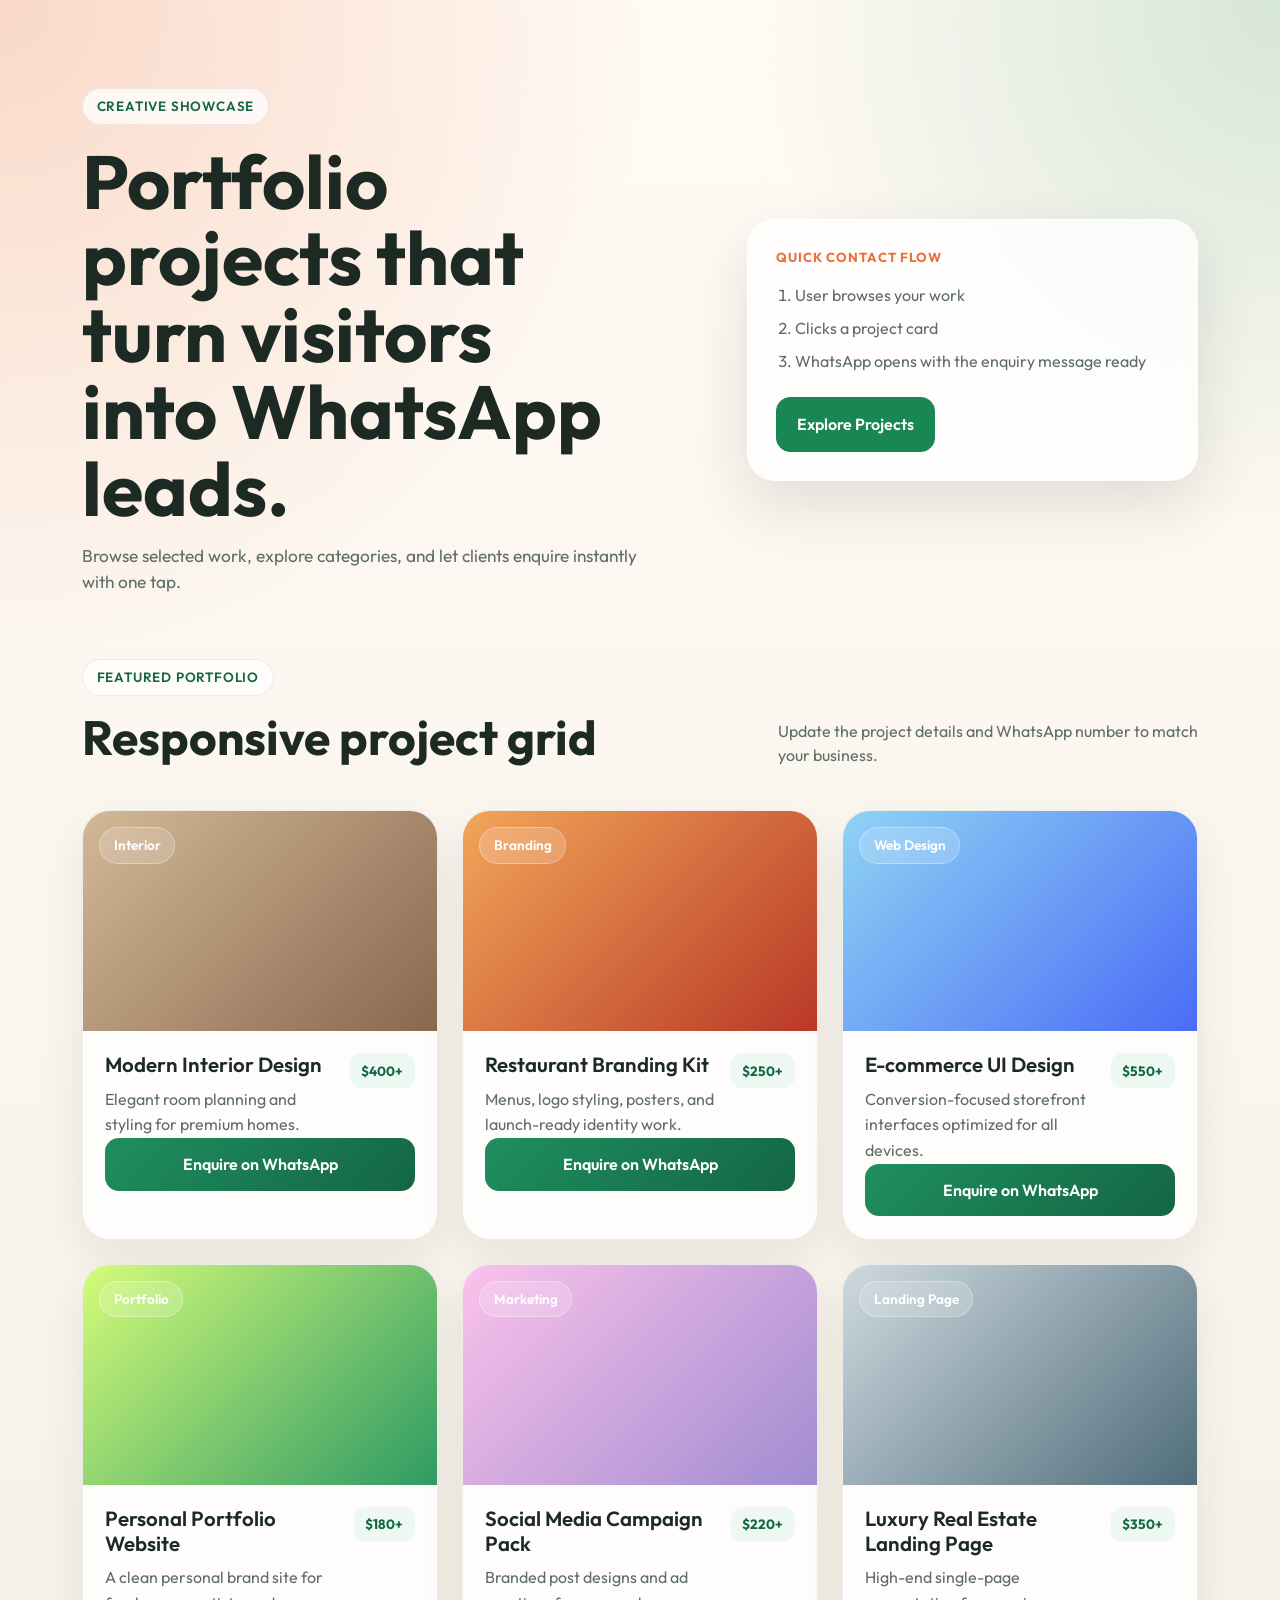
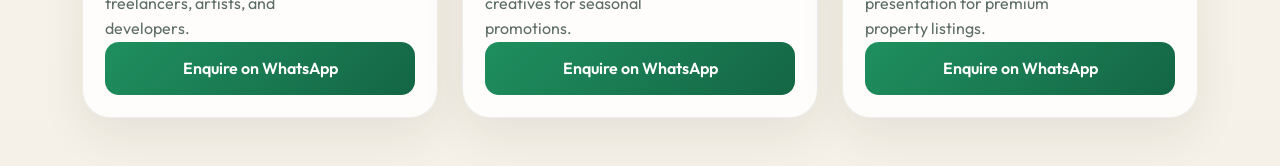
<file: index.html>
<!DOCTYPE html>
<html lang="en">
<head>
  <meta charset="UTF-8">
  <meta name="viewport" content="width=device-width, initial-scale=1.0">
  <title>Portfolio List</title>
  <link rel="preconnect" href="https://fonts.googleapis.com">
  <link rel="preconnect" href="https://fonts.gstatic.com" crossorigin>
  <link href="https://fonts.googleapis.com/css2?family=Outfit:wght@300;400;500;600;700&display=swap" rel="stylesheet">
  <link href="https://cdn.jsdelivr.net/npm/bootstrap@5.3.3/dist/css/bootstrap.min.css" rel="stylesheet" integrity="sha384-QWTKZyjpPEjISv5WaRU9OFeRpok6YctnYmDr5pNlyT2bRjXh0JMhjY6hW+ALEwIH" crossorigin="anonymous">
  <link rel="stylesheet" href="styles.css">
</head>
<body>
  <main class="portfolio-page">
    <section class="hero-section">
      <div class="container">
        <div class="row align-items-center g-4">
          <div class="col-lg-7">
            <span class="eyebrow">Creative Showcase</span>
            <h1 class="hero-title">Portfolio projects that turn visitors into WhatsApp leads.</h1>
            <p class="hero-copy">
              Browse selected work, explore categories, and let clients enquire instantly with one tap.
            </p>
          </div>
          <div class="col-lg-5">
            <div class="hero-card">
              <p class="hero-card-label">Quick Contact Flow</p>
              <ol class="hero-steps">
                <li>User browses your work</li>
                <li>Clicks a project card</li>
                <li>WhatsApp opens with the enquiry message ready</li>
              </ol>
              <a class="btn btn-success hero-button" href="#portfolio-grid">Explore Projects</a>
            </div>
          </div>
        </div>
      </div>
    </section>

    <section class="portfolio-section pb-5" id="portfolio-grid">
      <div class="container">
        <div class="section-heading d-flex flex-column flex-md-row justify-content-between align-items-md-end gap-3">
          <div>
            <span class="section-tag">Featured Portfolio</span>
            <h2 class="section-title">Responsive project grid</h2>
          </div>
          <p class="section-copy mb-0">
            Update the project details and WhatsApp number to match your business.
          </p>
        </div>

        <div class="row g-4 mt-1">
          <div class="col-sm-6 col-xl-4">
            <article class="portfolio-card h-100" data-project="Modern Interior Design" data-category="Interior" data-budget="Starting from $400">
              <div class="card-image image-one">
                <span class="badge-chip">Interior</span>
              </div>
              <div class="card-body-custom">
                <div class="d-flex justify-content-between align-items-start gap-3">
                  <div>
                    <h3 class="card-title">Modern Interior Design</h3>
                    <p class="card-text">Elegant room planning and styling for premium homes.</p>
                  </div>
                  <span class="price-tag">$400+</span>
                </div>
                <button type="button" class="btn enquire-btn w-100 js-whatsapp-btn">Enquire on WhatsApp</button>
              </div>
            </article>
          </div>

          <div class="col-sm-6 col-xl-4">
            <article class="portfolio-card h-100" data-project="Restaurant Branding Kit" data-category="Branding" data-budget="Starting from $250">
              <div class="card-image image-two">
                <span class="badge-chip">Branding</span>
              </div>
              <div class="card-body-custom">
                <div class="d-flex justify-content-between align-items-start gap-3">
                  <div>
                    <h3 class="card-title">Restaurant Branding Kit</h3>
                    <p class="card-text">Menus, logo styling, posters, and launch-ready identity work.</p>
                  </div>
                  <span class="price-tag">$250+</span>
                </div>
                <button type="button" class="btn enquire-btn w-100 js-whatsapp-btn">Enquire on WhatsApp</button>
              </div>
            </article>
          </div>

          <div class="col-sm-6 col-xl-4">
            <article class="portfolio-card h-100" data-project="E-commerce UI Design" data-category="Web Design" data-budget="Starting from $550">
              <div class="card-image image-three">
                <span class="badge-chip">Web Design</span>
              </div>
              <div class="card-body-custom">
                <div class="d-flex justify-content-between align-items-start gap-3">
                  <div>
                    <h3 class="card-title">E-commerce UI Design</h3>
                    <p class="card-text">Conversion-focused storefront interfaces optimized for all devices.</p>
                  </div>
                  <span class="price-tag">$550+</span>
                </div>
                <button type="button" class="btn enquire-btn w-100 js-whatsapp-btn">Enquire on WhatsApp</button>
              </div>
            </article>
          </div>

          <div class="col-sm-6 col-xl-4">
            <article class="portfolio-card h-100" data-project="Personal Portfolio Website" data-category="Portfolio" data-budget="Starting from $180">
              <div class="card-image image-four">
                <span class="badge-chip">Portfolio</span>
              </div>
              <div class="card-body-custom">
                <div class="d-flex justify-content-between align-items-start gap-3">
                  <div>
                    <h3 class="card-title">Personal Portfolio Website</h3>
                    <p class="card-text">A clean personal brand site for freelancers, artists, and developers.</p>
                  </div>
                  <span class="price-tag">$180+</span>
                </div>
                <button type="button" class="btn enquire-btn w-100 js-whatsapp-btn">Enquire on WhatsApp</button>
              </div>
            </article>
          </div>

          <div class="col-sm-6 col-xl-4">
            <article class="portfolio-card h-100" data-project="Social Media Campaign Pack" data-category="Marketing" data-budget="Starting from $220">
              <div class="card-image image-five">
                <span class="badge-chip">Marketing</span>
              </div>
              <div class="card-body-custom">
                <div class="d-flex justify-content-between align-items-start gap-3">
                  <div>
                    <h3 class="card-title">Social Media Campaign Pack</h3>
                    <p class="card-text">Branded post designs and ad creatives for seasonal promotions.</p>
                  </div>
                  <span class="price-tag">$220+</span>
                </div>
                <button type="button" class="btn enquire-btn w-100 js-whatsapp-btn">Enquire on WhatsApp</button>
              </div>
            </article>
          </div>

          <div class="col-sm-6 col-xl-4">
            <article class="portfolio-card h-100" data-project="Luxury Real Estate Landing Page" data-category="Landing Page" data-budget="Starting from $350">
              <div class="card-image image-six">
                <span class="badge-chip">Landing Page</span>
              </div>
              <div class="card-body-custom">
                <div class="d-flex justify-content-between align-items-start gap-3">
                  <div>
                    <h3 class="card-title">Luxury Real Estate Landing Page</h3>
                    <p class="card-text">High-end single-page presentation for premium property listings.</p>
                  </div>
                  <span class="price-tag">$350+</span>
                </div>
                <button type="button" class="btn enquire-btn w-100 js-whatsapp-btn">Enquire on WhatsApp</button>
              </div>
            </article>
          </div>
        </div>
      </div>
    </section>
  </main>

  <script src="https://cdn.jsdelivr.net/npm/bootstrap@5.3.3/dist/js/bootstrap.bundle.min.js" integrity="sha384-YvpcrYf0tY3lHB60NNkmXc5s9fDVZLESaAA55NDzOxhy9GkcIdslK1eN7N6jIeHz" crossorigin="anonymous"></script>
  <script src="script.js"></script>
</body>
</html>
</file>
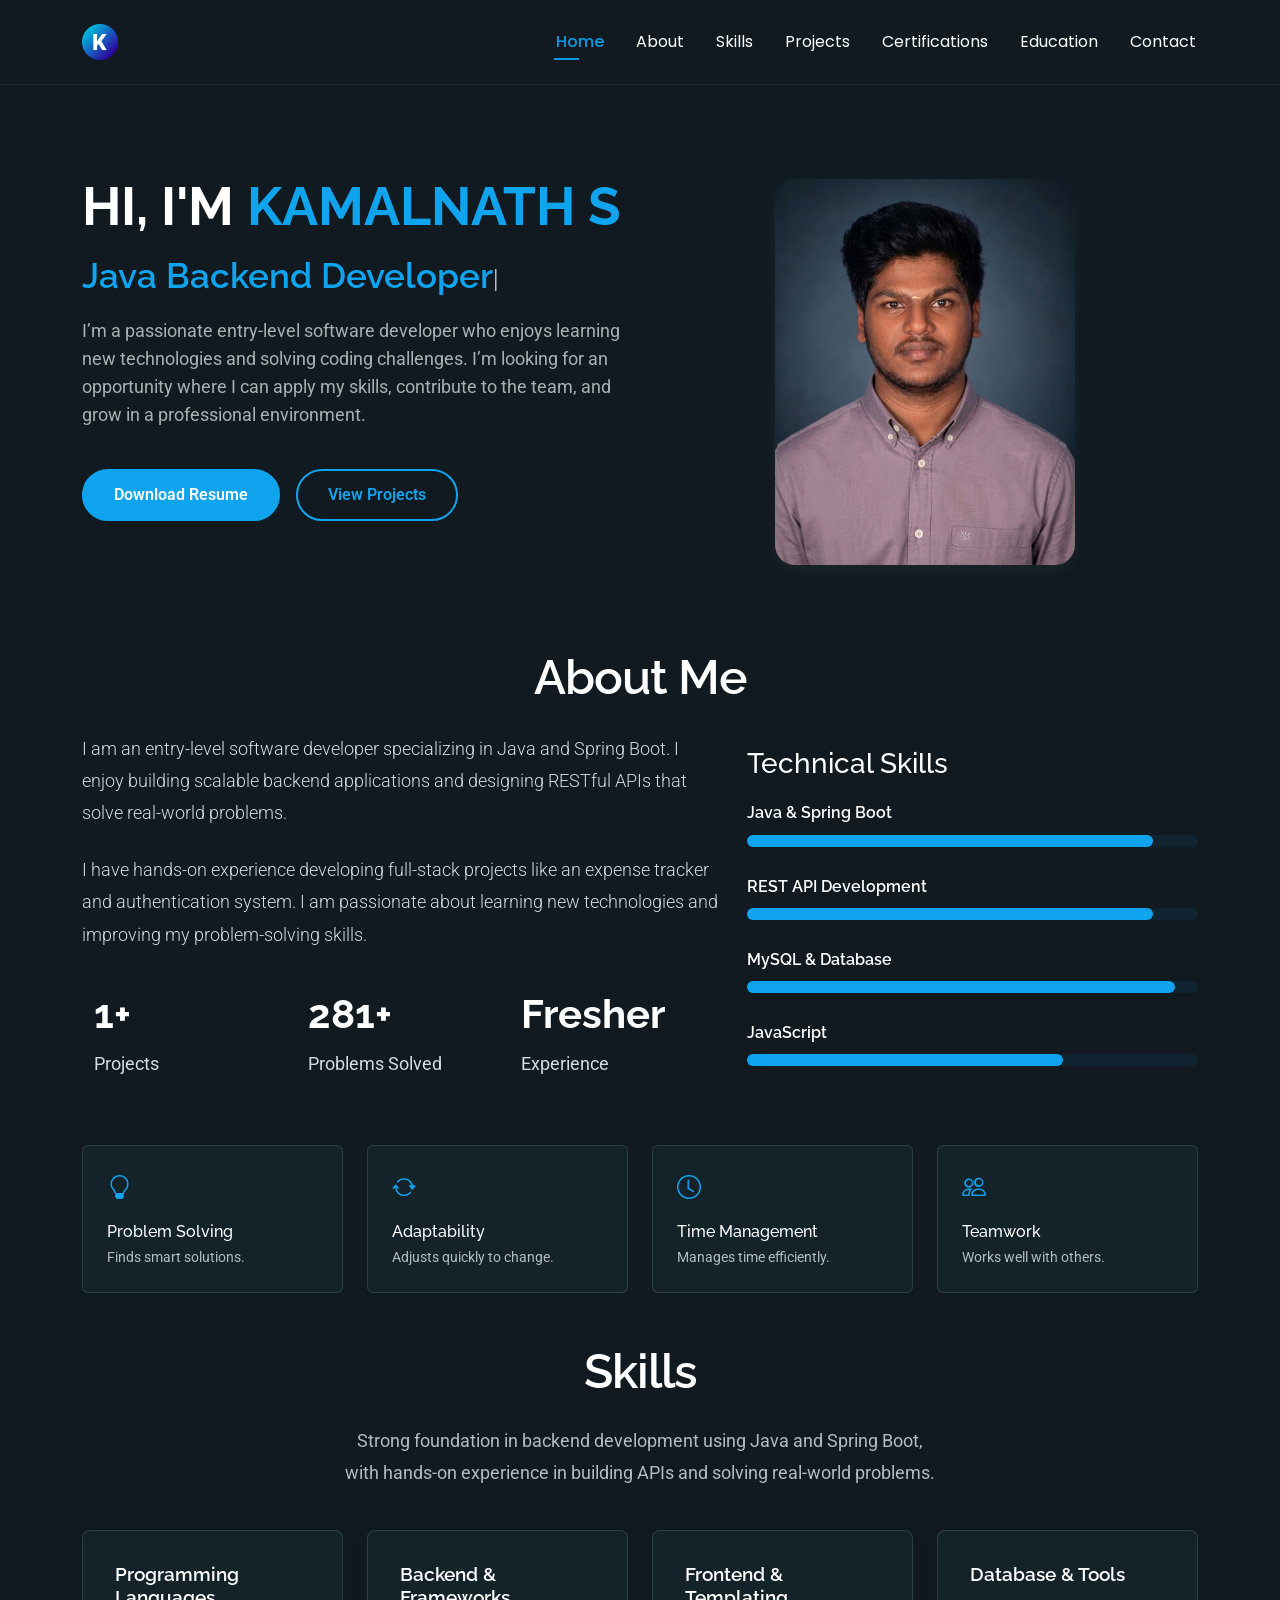
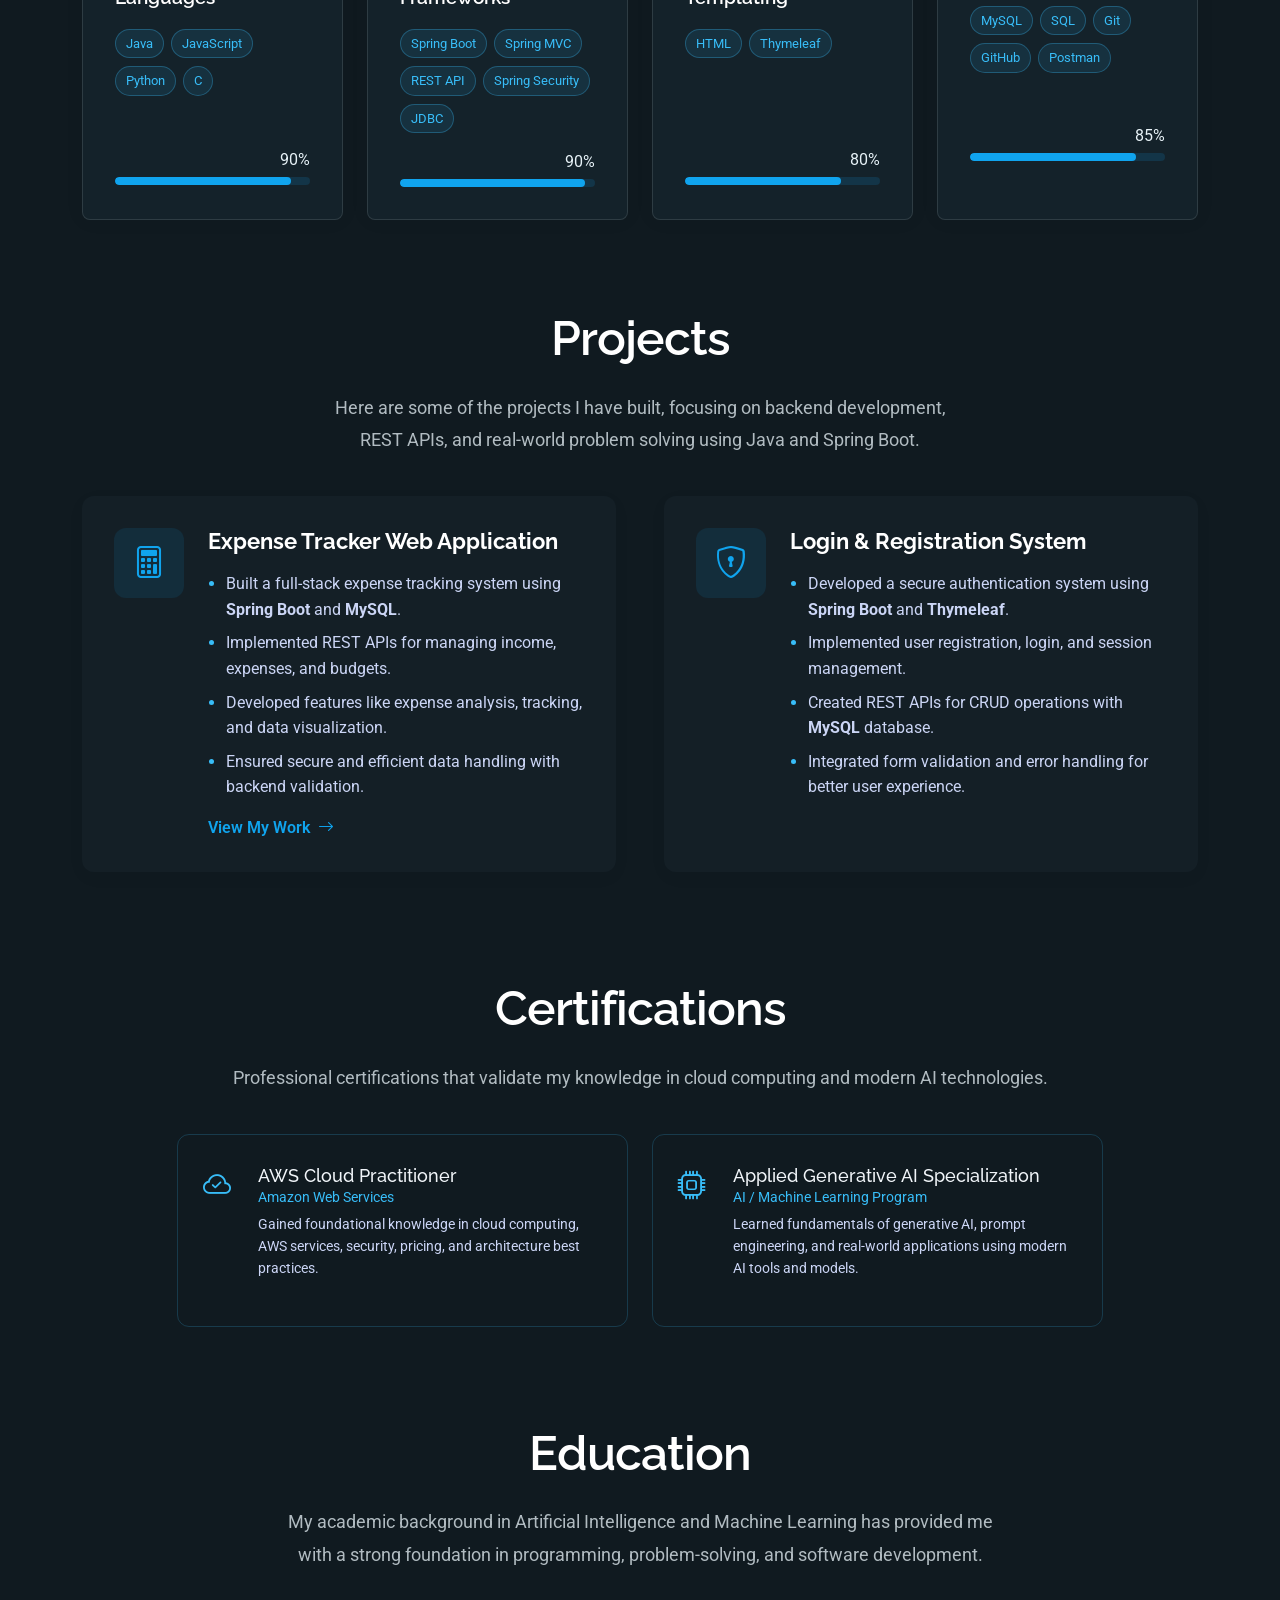
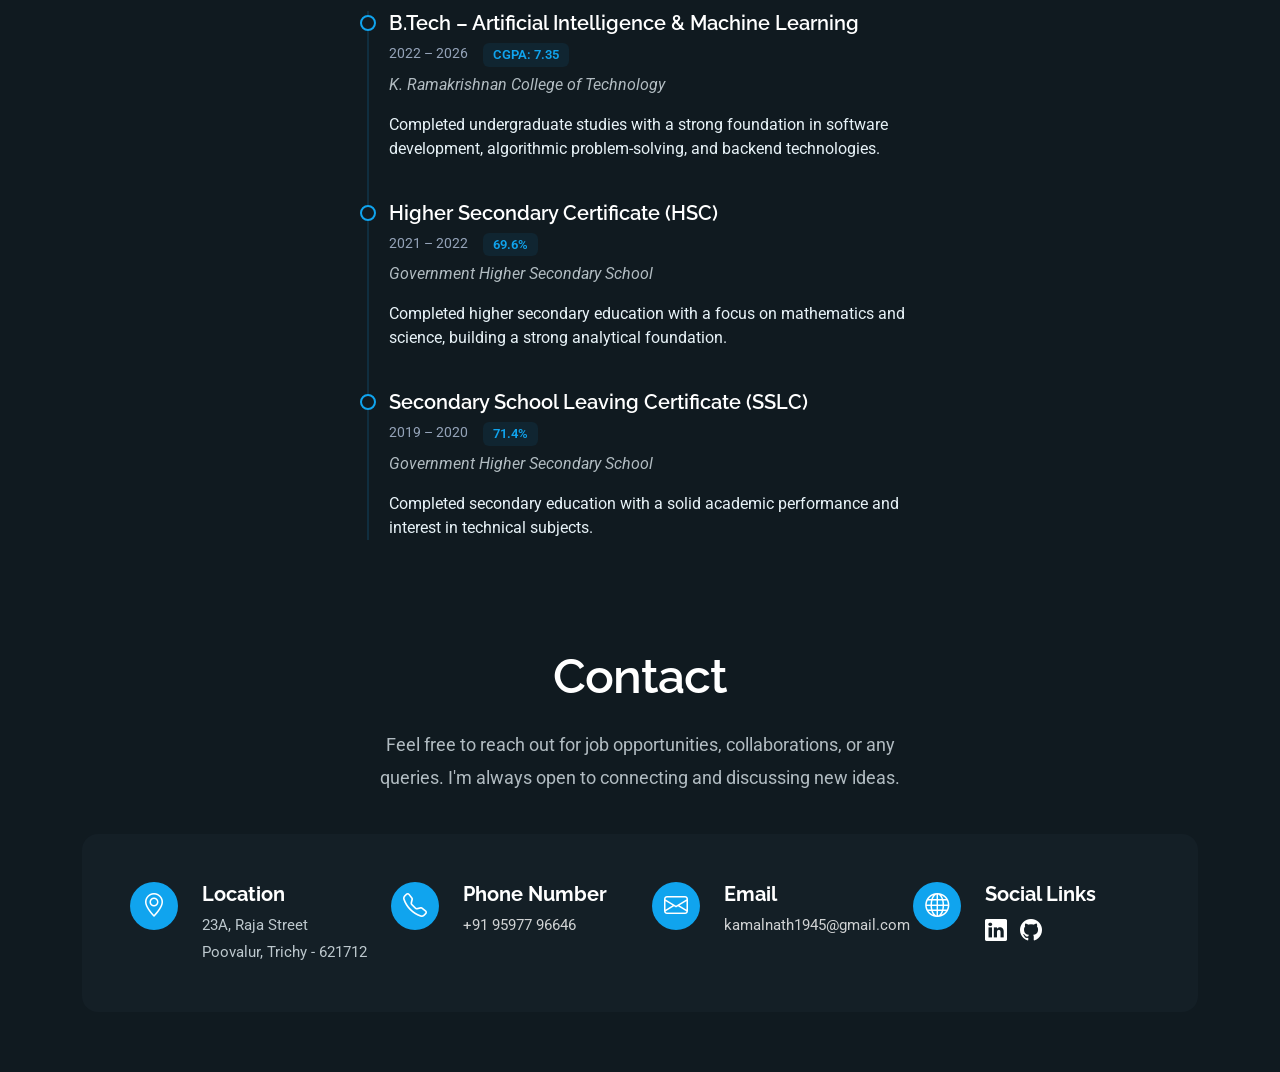
<file: clients/kamalnath/index.html>
<!DOCTYPE html>
<html lang="en">

<head>
  <meta charset="utf-8">
  <meta content="width=device-width, initial-scale=1.0" name="viewport">
  <title>Kamalnath - Portfolio</title>
  <meta name="description" content="">
  <meta name="keywords" content="">

  <!-- Favicons -->
  <link href="assets/img/favicon.png" rel="icon">

  <!-- Fonts -->
  <link href="https://fonts.googleapis.com" rel="preconnect">
  <link href="https://fonts.gstatic.com" rel="preconnect" crossorigin>
  <link href="https://fonts.googleapis.com/css2?family=Roboto:ital,wght@0,100;0,300;0,400;0,500;0,700;0,900;1,100;1,300;1,400;1,500;1,700;1,900&family=Poppins:ital,wght@0,100;0,200;0,300;0,400;0,500;0,600;0,700;0,800;0,900;1,100;1,200;1,300;1,400;1,500;1,600;1,700;1,800;1,900&family=Raleway:ital,wght@0,100;0,200;0,300;0,400;0,500;0,600;0,700;0,800;0,900;1,100;1,200;1,300;1,400;1,500;1,600;1,700;1,800;1,900&display=swap" rel="stylesheet">

  <!-- Vendor CSS Files -->
  <link href="assets/vendor/bootstrap/css/bootstrap.min.css" rel="stylesheet">
  <link href="assets/vendor/bootstrap-icons/bootstrap-icons.css" rel="stylesheet">
  <link href="assets/vendor/aos/aos.css" rel="stylesheet">
  <link href="assets/vendor/swiper/swiper-bundle.min.css" rel="stylesheet">
  <link href="assets/vendor/glightbox/css/glightbox.min.css" rel="stylesheet">

  <!-- Main CSS File -->
  <link href="assets/css/main.css" rel="stylesheet">

</head>

<body class="index-page">
  <!-- FolioOne -->

  <header id="header" class="header d-flex align-items-center light-background sticky-top">
    <div class="container position-relative d-flex align-items-center justify-content-between">

      <a href="index.html" class="logo d-flex align-items-center me-auto me-xl-0">
        <img src="assets/img/favicon.png" alt="">
      </a>

      <nav id="navmenu" class="navmenu">
        <ul>
          <li><a href="index.html" class="active">Home</a></li>
          <li><a href="#about">About</a></li>
          <li><a href="#skills">Skills</a></li>
          <li><a href="#projects">Projects</a></li>
          <li><a href="#certifications">Certifications</a></li>
          <li><a href="#education">Education</a></li>
          <li><a href="#contact">Contact</a></li>
        </ul>
        <i class="mobile-nav-toggle d-xl-none bi bi-list"></i>
      </nav>

    </div>
  </header>

  <main class="main">

    <!-- Hero Section -->
    <section id="hero" class="hero section">

      <div class="container" data-aos="fade-up" data-aos-delay="100">

        <div class="row gy-4 align-items-center">
          <div class="col-lg-6 order-2 order-lg-1">
            <div class="hero-content">
              <h1 data-aos="fade-up" data-aos-delay="200">HI, I'M <span class="highlight">KAMALNATH S</span></h1>
              <h2 data-aos="fade-up" data-aos-delay="300"><span class="typed" data-typed-items="Java Backend Developer, Spring Boot Developer, Problem Solver"></span></h2>
              <p data-aos="fade-up" data-aos-delay="400">I’m a passionate entry-level software developer who enjoys learning new technologies and solving coding challenges. I’m looking for an opportunity where I can apply my skills, contribute to the team, and grow in a professional environment.</p>
              <div class="hero-actions" data-aos="fade-up" data-aos-delay="500">
                <a href="assets/img/KamalnathS_JavaBackendDeveloper_Resume.pdf" class="btn btn-primary" target="_blank">Download Resume</a>
                <a href="#projects" class="btn btn-outline">View Projects</a>
              </div>
            </div>
          </div>
          <div class="col-lg-6 order-1 order-lg-2">
            <div class="hero-image" data-aos="zoom-in" data-aos-delay="300">
              <div class="image-wrapper">
                <img src="assets/img/profile/kamalnath.jpeg" alt="Sarah Mitchell" class="img-fluid">
              </div>
            </div>
          </div>
        </div>

      </div>

    </section><!-- /Hero Section -->

    <!-- About Section -->
    <section id="about" class="about section">

      <!-- Section Title -->
      <div class="container section-title" data-aos="fade-up">
        <h2 class="mb-0">About Me</h2>
      </div><!-- End Section Title -->

      <div class="container" data-aos="fade-up" data-aos-delay="100">

        <!-- Intro + Photo -->
        <div class="row align-items-center justify-content-between gy-5 mb-3">
          <div class="col-lg-7 mt-0" data-aos="fade-right" data-aos-delay="150">
            <div class="intro-content">
              <p class="lead">
                I am an entry-level software developer specializing in Java and Spring Boot. I enjoy building scalable backend applications and designing RESTful APIs that solve real-world problems.
              <p class="lead">
                I have hands-on experience developing full-stack projects like an expense tracker and authentication system. I am passionate about learning new technologies and improving my problem-solving skills.
              </p>

              <!-- Stats Section -->
              <section id="stats" class="stats">

                <div class="container" data-aos="fade-up" data-aos-delay="100">

                  <div class="row align-items-center justify-content-around">

                    <div class="col-lg-12">
                      <div class="row counters">
                        <div class="col-md-4" data-aos="fade-up" data-aos-delay="300">
                          <h2><span data-purecounter-start="0" data-purecounter-end="2" data-purecounter-duration="1" class="purecounter"></span>+</h2>
                          <p>Projects</p>
                        </div>

                        <div class="col-md-4" data-aos="fade-up" data-aos-delay="400">
                          <h2><span data-purecounter-start="0" data-purecounter-end="420" data-purecounter-duration="1" class="purecounter"></span>+</h2>
                          <p>Problems Solved</p>
                        </div>

                        <div class="col-md-4" data-aos="fade-up" data-aos-delay="500">
                          <h2>Fresher</h2>
                          <p>Experience</p>
                        </div>
                      </div>
                    </div>
                  </div>
                </div>

              </section><!-- /Stats Section -->

            </div>
          </div>

          <div class="col-lg-5 resume" data-aos="zoom-in" data-aos-delay="250">            
            <!-- Professional Skills Section -->
            <div class="resume-item skills-animation" data-aos="fade-up">
              <h3 class="">Technical Skills</h3>

              <div class="resume-content techSkill">
                <div class="skill-item">
                  <h4>Java & Spring Boot</h4>
                  <div class="progress">
                    <div class="progress-bar" role="progressbar" aria-valuenow="90" aria-valuemin="0" aria-valuemax="100"></div>
                  </div>
                </div>

                <div class="skill-item">
                  <h4>REST API Development</h4>
                  <div class="progress">
                    <div class="progress-bar" role="progressbar" aria-valuenow="90" aria-valuemin="0" aria-valuemax="100"></div>
                  </div>
                </div>

                <div class="skill-item">
                  <h4>MySQL & Database</h4>
                  <div class="progress">
                    <div class="progress-bar" role="progressbar" aria-valuenow="95" aria-valuemin="0" aria-valuemax="100"></div>
                  </div>
                </div>

                <div class="skill-item">
                  <h4>JavaScript</h4>
                  <div class="progress">
                    <div class="progress-bar" role="progressbar" aria-valuenow="70" aria-valuemin="0" aria-valuemax="100"></div>
                  </div>
                </div>
              </div>
            </div><!-- End Professional Skills Section -->
          </div>
        </div>
        <!-- End Intro + Photo -->

        <!-- Skills Grid -->
        <div class="mb-0 md:mb-5">
          <div class="row g-4">
            <div class="col-12 col-md-4 col-lg-3" data-aos="fade-up" data-aos-delay="120">
              <div class="skill-item">
                <i class="bi bi-lightbulb"></i>
                <h3>Problem Solving</h3>
                <p>Finds smart solutions.</p>
              </div>
            </div>
            <div class="col-12 col-md-4 col-lg-3" data-aos="fade-up" data-aos-delay="180">
              <div class="skill-item">
                <i class="bi bi-arrow-repeat"></i>
                <h3>Adaptability</h3>
                <p>Adjusts quickly to change.</p>
              </div>
            </div>
            <div class="col-12 col-md-4 col-lg-3" data-aos="fade-up" data-aos-delay="240">
              <div class="skill-item">
                <i class="bi bi-clock"></i>
                <h3>Time Management</h3>
                <p>Manages time efficiently.</p>
              </div>
            </div>
            <div class="col-12 col-md-4 col-lg-3" data-aos="fade-up" data-aos-delay="300">
              <div class="skill-item">
                <i class="bi bi-people"></i>
                <h3>Teamwork</h3>
                <p>Works well with others.</p>
              </div>
            </div>
          </div>
        </div>
        <!-- End Skills Grid -->

      </div>

    </section><!-- /About Section -->

    <!-- Skills Section -->
    <section id="skills" class="skills section">

      <!-- Section Title -->
      <div class="container section-title" data-aos="fade-up">
        <h2>Skills</h2>
        <p>Strong foundation in backend development using Java and Spring Boot, with hands-on experience in building APIs and solving real-world problems.</p>
      </div><!-- End Section Title -->

      <div class="container" data-aos="fade-up" data-aos-delay="100">

        <div class="row g-4 skills-animation">

          <div class="col-md-6 col-lg-3" data-aos="fade-up" data-aos-delay="100">
            <div class="skill-box">
              <h3>Programming Languages</h3>
              <p class="skill-tags">
                <span>Java</span>
                <span>JavaScript</span>
                <span>Python</span>
                <span>C</span>
              </p>
              <span class="text-end d-block">90%</span>
              <div class="progress">
                <div class="progress-bar" role="progressbar" aria-valuenow="90" aria-valuemin="0" aria-valuemax="100"></div>
              </div>
            </div>
          </div>

          <div class="col-md-6 col-lg-3" data-aos="fade-up" data-aos-delay="200">
            <div class="skill-box">
              <h3>Backend & Frameworks</h3>
              <p class="skill-tags">
                <span>Spring Boot</span>
                <span>Spring MVC</span>
                <span>REST API</span>
                <span>Spring Security</span>
                <span>JDBC</span>
              </p>
              <span class="text-end d-block">90%</span>
              <div class="progress">
                <div class="progress-bar" role="progressbar" aria-valuenow="95" aria-valuemin="0" aria-valuemax="100"></div>
              </div>
            </div>
          </div>

          <div class="col-md-6 col-lg-3" data-aos="fade-up" data-aos-delay="300">
            <div class="skill-box">
              <h3>Frontend & Templating</h3>
              <p class="skill-tags">
                <span>HTML</span>
                <span>Thymeleaf</span>
              </p>
              <span class="text-end d-block">80%</span>
              <div class="progress">
                <div class="progress-bar" role="progressbar" aria-valuenow="80" aria-valuemin="0" aria-valuemax="100"></div>
              </div>
            </div>
          </div>

          <div class="col-md-6 col-lg-3" data-aos="fade-up" data-aos-delay="400">
            <div class="skill-box">
              <h3>Database & Tools</h3>
              <p class="skill-tags">
                <span>MySQL</span>
                <span>SQL</span>
                <span>Git</span>
                <span>GitHub</span>
                <span>Postman</span>
              </p>
              <span class="text-end d-block">85%</span>
              <div class="progress">
                <div class="progress-bar" role="progressbar" aria-valuenow="85" aria-valuemin="0" aria-valuemax="100">
                </div>
              </div>
            </div>
          </div>

        </div>

      </div>

    </section><!-- /Skills Section -->


    <section id="projects" class="services section">

      <!-- Section Title -->
      <div class="container section-title" data-aos="fade-up">
        <h2>Projects</h2>
        <p>
          Here are some of the projects I have built, focusing on backend development, REST APIs, and real-world problem solving using Java and Spring Boot.
        </p>
      </div>

      <div class="container" data-aos="fade-up" data-aos-delay="100">

        <div class="row justify-content-center g-5">

          <!-- Project 1 -->
          <div class="col-md-6" data-aos="fade-right" data-aos-delay="100">
            <div class="service-item">
              <div class="service-icon">
                <i class="bi bi-calculator"></i>
              </div>
              <div class="service-content">
                <h3>Expense Tracker Web Application</h3>

                <ul class="project-list">
                  <li>Built a full-stack expense tracking system using <strong>Spring Boot</strong> and <strong>MySQL</strong>.</li>
                  <li>Implemented REST APIs for managing income, expenses, and budgets.</li>
                  <li>Developed features like expense analysis, tracking, and data visualization.</li>
                  <li>Ensured secure and efficient data handling with backend validation.</li>
                </ul>
                <a href="https://expense-trackers-wmxj.onrender.com/" target="_blank" class="service-link">
                  <span>View My Work</span>
                  <i class="bi bi-arrow-right"></i>
                </a>

              </div>
            </div>
          </div>

          <!-- Project 2 -->
          <div class="col-md-6" data-aos="fade-left" data-aos-delay="300">
            <div class="service-item">
              <div class="service-icon">
                <i class="bi bi-shield-lock"></i>
              </div>
              <div class="service-content">
                <h3>Login & Registration System</h3>

                <ul class="project-list">
                  <li>Developed a secure authentication system using <strong>Spring Boot</strong> and <strong>Thymeleaf</strong>.</li>
                  <li>Implemented user registration, login, and session management.</li>
                  <li>Created REST APIs for CRUD operations with <strong>MySQL</strong> database.</li>
                  <li>Integrated form validation and error handling for better user experience.</li>
                </ul>

              </div>
            </div>
          </div>

        </div>

      </div>

    </section>

    <!-- Certifications -->
    <section id="certifications" class="certifications section py-5">
      <!-- Section Title -->
      <div class="container section-title" data-aos="fade-up">
        <h2>Certifications</h2>
        <p>
          Professional certifications that validate my knowledge in cloud computing and modern AI technologies.
        </p>
      </div>

      <div class="container">
        <div class="row g-4 justify-content-center">

          <!-- AWS -->
          <div class="col-md-6 col-lg-5">
            <div class="cert-box">
              <div class="cert-icon">
                <i class="bi bi-cloud-check"></i>
              </div>
              <div class="cert-content">
                <h4>AWS Cloud Practitioner</h4>
                <p class="cert-org">Amazon Web Services</p>
                <p class="cert-desc">
                  Gained foundational knowledge in cloud computing, AWS services, security, pricing, and architecture best practices.
                </p>
              </div>
            </div>
          </div>

          <!-- GenAI -->
          <div class="col-md-6 col-lg-5">
            <div class="cert-box">
              <div class="cert-icon">
                <i class="bi bi-cpu"></i>
              </div>
              <div class="cert-content">
                <h4>Applied Generative AI Specialization</h4>
                <p class="cert-org">AI / Machine Learning Program</p>
                <p class="cert-desc">
                  Learned fundamentals of generative AI, prompt engineering, and real-world applications using modern AI tools and models.
                </p>
              </div>
            </div>
          </div>

        </div>
      </div>

    </section>

    <!-- Resume Section -->
    <section id="education" class="resume section">
      <!-- Section Title -->
      <div class="container section-title" data-aos="fade-up">
        <h2>Education</h2>
        <p>
          My academic background in Artificial Intelligence and Machine Learning has provided me with a strong foundation in programming, problem-solving, and software development.
        </p>
      </div>

      <div class="container" data-aos="fade-up" data-aos-delay="100">
        <div class="row justify-content-center">
          <div class="col-lg-6">

            <!-- Education Section -->
            <div class="resume-item" data-aos="fade-up">
              <div class="resume-content">

                <!-- B.Tech -->
                <article class="education-item">
                  <h4>B.Tech – Artificial Intelligence & Machine Learning</h4>

                  <div class="edu-meta">
                    <span class="year">2022 – 2026</span>
                    <span class="score">CGPA: 7.35</span>
                  </div>

                  <p class="institution"><em>K. Ramakrishnan College of Technology</em></p>

                  <p>
                    Completed undergraduate studies with a strong foundation in software development, algorithmic problem-solving, and backend technologies.
                  </p>
                </article>

                <!-- HSC -->
                <article class="education-item">
                  <h4>Higher Secondary Certificate (HSC)</h4>

                  <div class="edu-meta">
                    <span class="year">2021 – 2022</span>
                    <span class="score">69.6%</span>
                  </div>

                  <p class="institution"><em>Government Higher Secondary School</em></p>

                  <p>
                    Completed higher secondary education with a focus on mathematics and science, 
                    building a strong analytical foundation.
                  </p>
                </article>

                <!-- SSLC -->
                <article class="education-item">
                  <h4>Secondary School Leaving Certificate (SSLC)</h4>

                  <div class="edu-meta">
                    <span class="year">2019 – 2020</span>
                    <span class="score">71.4%</span>
                  </div>

                  <p class="institution"><em>Government Higher Secondary School</em></p>

                  <p>
                    Completed secondary education with a solid academic performance and interest 
                    in technical subjects.
                  </p>
                </article>

              </div>
            </div><!-- End Education Section -->

          </div>
        </div>

      </div>
    </section>


    <!-- Contact Section -->
    <section id="contact" class="contact section">

      <!-- Section Title -->
      <div class="container section-title" data-aos="fade-up">
        <h2>Contact</h2>
        <p>
          Feel free to reach out for job opportunities, collaborations, or any queries. 
          I'm always open to connecting and discussing new ideas.
        </p>
      </div><!-- End Section Title -->

      <div class="container" data-aos="fade-up" data-aos-delay="100">

        <div class="row g-4 g-lg-5">
          <div class="col-lg-12">
            <div class="info-box" data-aos="fade-up" data-aos-delay="200">
              
              <div class="row">
                <div class="info-item col-md-3" data-aos="fade-up" data-aos-delay="300">
                  <div class="icon-box">
                    <i class="bi bi-geo-alt"></i>
                  </div>
                  <div class="content">
                    <h4>Location</h4>
                    <p>23A, Raja Street</p>
                    <p>Poovalur, Trichy - 621712</p>
                  </div>
                </div>

                <div class="info-item col-md-3" data-aos="fade-up" data-aos-delay="400">
                  <div class="icon-box">
                    <i class="bi bi-telephone"></i>
                  </div>
                  <div class="content">
                    <h4>Phone Number</h4>
                    <p><a href="tel:+91 95977 96646">+91 95977 96646</a></p>
                  </div>
                </div>

                <div class="info-item col-md-3" data-aos="fade-up" data-aos-delay="500">
                  <div class="icon-box">
                    <i class="bi bi-envelope"></i>
                  </div>
                  <div class="content">
                    <h4>Email</h4>
                    <p>
                      <a href="mailto:kamalnath1945@gmail.com">
                        kamalnath1945@gmail.com
                      </a>
                    </p>
                  </div>
                </div>

                <div class="info-item col-md-3" data-aos="fade-up" data-aos-delay="500">
                  <div class="icon-box">
                    <i class="bi bi-globe"></i>
                  </div>
                  <div class="content">
                    <h4>Social Links</h4>

                    <div class="social-links">
                      <a href="https://www.linkedin.com/in/kamalnath-s/" target="_blank" class="me-2">
                        <i class="bi bi-linkedin"></i>
                      </a>
                      <a href="https://github.com/kamalnath1945" target="_blank">
                        <i class="bi bi-github"></i>
                      </a>
                    </div>
                  </div>
                </div>
              </div>
            </div>
          </div>

        </div>

      </div>

    </section><!-- /Contact Section -->

  </main>



  <!-- Scroll Top -->
  <a href="#" id="scroll-top" class="scroll-top d-flex align-items-center justify-content-center"><i class="bi bi-arrow-up-short"></i></a>

  <!-- Preloader -->
  <div id="preloader"></div>

  <!-- Vendor JS Files -->
  <script src="assets/vendor/bootstrap/js/bootstrap.bundle.min.js"></script>
  <script src="assets/vendor/php-email-form/validate.js"></script>
  <script src="assets/vendor/aos/aos.js"></script>
  <script src="assets/vendor/typed.js/typed.umd.js"></script>
  <script src="assets/vendor/waypoints/noframework.waypoints.js"></script>
  <script src="assets/vendor/purecounter/purecounter_vanilla.js"></script>
  <script src="assets/vendor/swiper/swiper-bundle.min.js"></script>
  <script src="assets/vendor/imagesloaded/imagesloaded.pkgd.min.js"></script>
  <script src="assets/vendor/isotope-layout/isotope.pkgd.min.js"></script>
  <script src="assets/vendor/glightbox/js/glightbox.min.js"></script>

  <!-- Main JS File -->
  <script src="assets/js/main.js"></script>

</body>

</html>
</file>
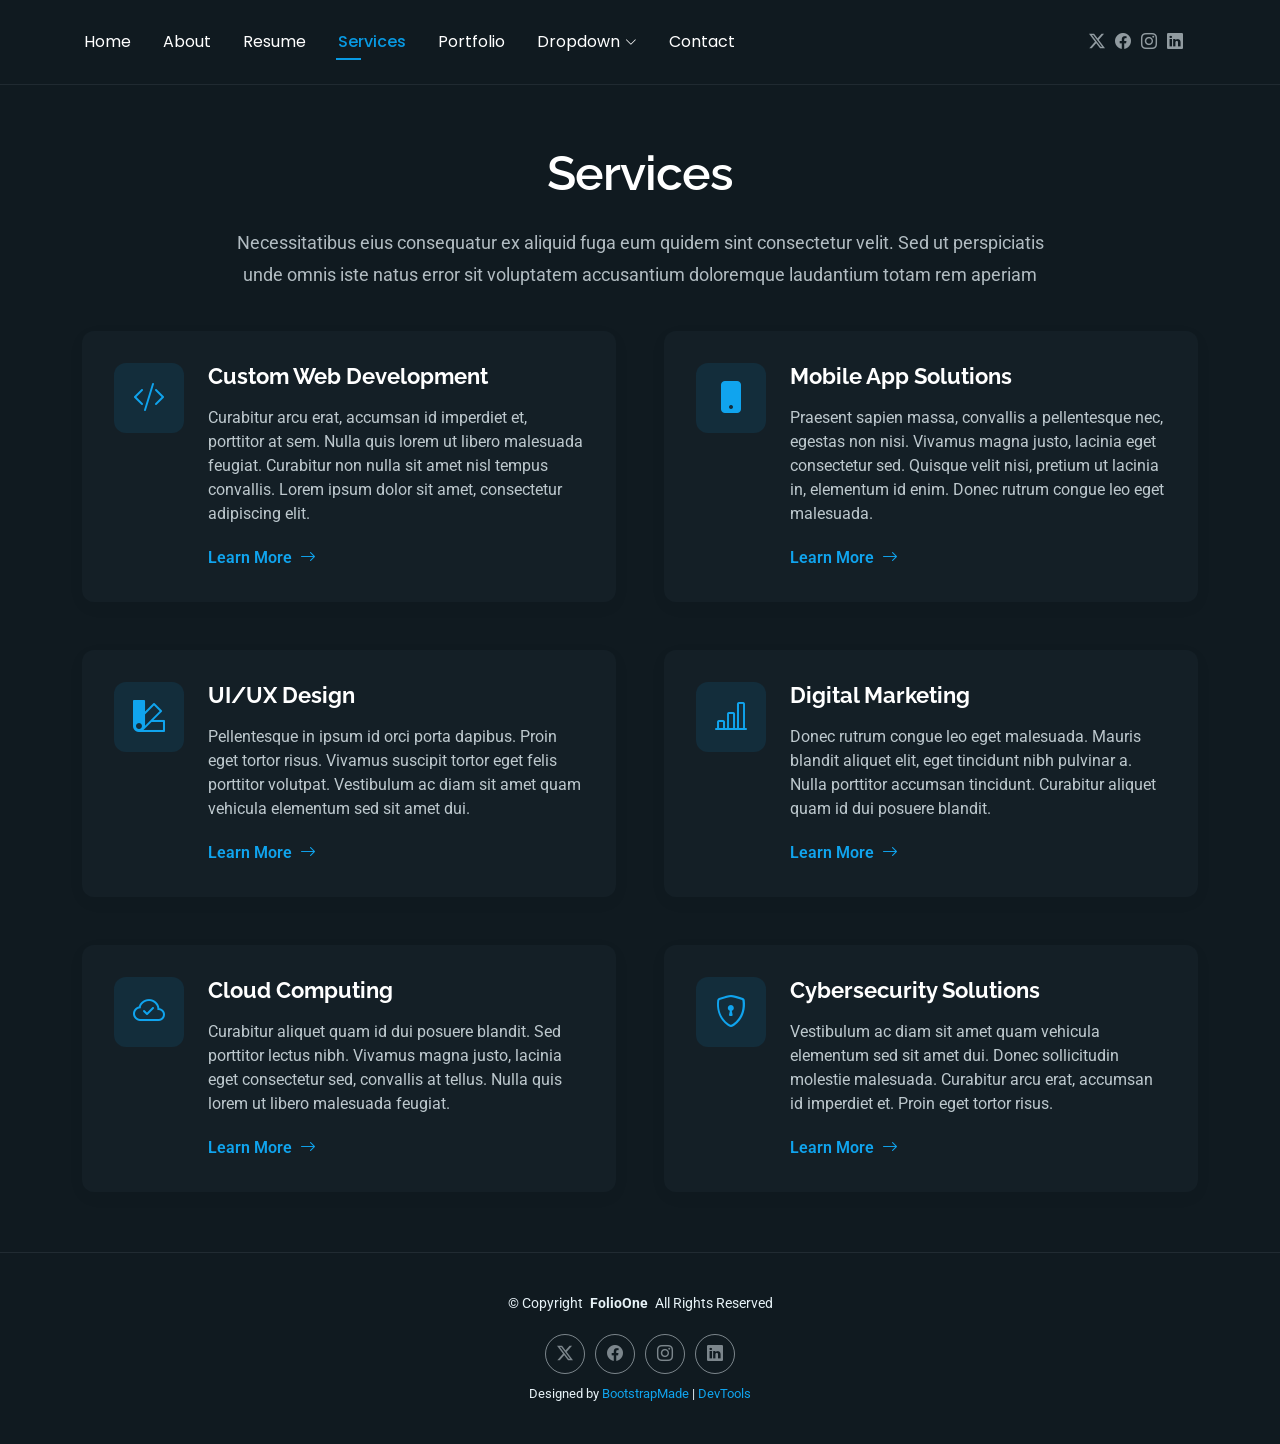
<file: clients/kamalnath/services.html>
<!DOCTYPE html>
<html lang="en">

<head>
  <meta charset="utf-8">
  <meta content="width=device-width, initial-scale=1.0" name="viewport">
  <title>Services - FolioOne Bootstrap Template</title>
  <meta name="description" content="">
  <meta name="keywords" content="">

  <!-- Favicons -->
  <link href="assets/img/favicon.png" rel="icon">
  <link href="assets/img/apple-touch-icon.png" rel="apple-touch-icon">

  <!-- Fonts -->
  <link href="https://fonts.googleapis.com" rel="preconnect">
  <link href="https://fonts.gstatic.com" rel="preconnect" crossorigin>
  <link href="https://fonts.googleapis.com/css2?family=Roboto:ital,wght@0,100;0,300;0,400;0,500;0,700;0,900;1,100;1,300;1,400;1,500;1,700;1,900&family=Poppins:ital,wght@0,100;0,200;0,300;0,400;0,500;0,600;0,700;0,800;0,900;1,100;1,200;1,300;1,400;1,500;1,600;1,700;1,800;1,900&family=Raleway:ital,wght@0,100;0,200;0,300;0,400;0,500;0,600;0,700;0,800;0,900;1,100;1,200;1,300;1,400;1,500;1,600;1,700;1,800;1,900&display=swap" rel="stylesheet">

  <!-- Vendor CSS Files -->
  <link href="assets/vendor/bootstrap/css/bootstrap.min.css" rel="stylesheet">
  <link href="assets/vendor/bootstrap-icons/bootstrap-icons.css" rel="stylesheet">
  <link href="assets/vendor/aos/aos.css" rel="stylesheet">
  <link href="assets/vendor/swiper/swiper-bundle.min.css" rel="stylesheet">
  <link href="assets/vendor/glightbox/css/glightbox.min.css" rel="stylesheet">

  <!-- Main CSS File -->
  <link href="assets/css/main.css" rel="stylesheet">

  <!-- =======================================================
  * Template Name: FolioOne
  * Template URL: https://bootstrapmade.com/folioone-bootstrap-portfolio-website-template/
  * Updated: Aug 23 2025 with Bootstrap v5.3.7
  * Author: BootstrapMade.com
  * License: https://bootstrapmade.com/license/
  ======================================================== -->
</head>

<body class="services-page">

  <header id="header" class="header d-flex align-items-center light-background sticky-top">
    <div class="container position-relative d-flex align-items-center justify-content-between">

      <!-- <a href="index.html" class="logo d-flex align-items-center me-auto me-xl-0">
      <img src="assets/img/logo.webp" alt="">
      <h1 class="sitename">FolioOne</h1> 
    </a> -->

      <nav id="navmenu" class="navmenu">
        <ul>
          <li><a href="index.html">Home</a></li>
          <li><a href="about.html">About</a></li>
          <li><a href="resume.html">Resume</a></li>
          <li><a href="services.html" class="active">Services</a></li>
          <li><a href="portfolio.html">Portfolio</a></li>
          <li class="dropdown"><a href="#"><span>Dropdown</span> <i class="bi bi-chevron-down toggle-dropdown"></i></a>
            <ul>
              <li><a href="#">Dropdown 1</a></li>
              <li class="dropdown"><a href="#"><span>Deep Dropdown</span> <i class="bi bi-chevron-down toggle-dropdown"></i></a>
                <ul>
                  <li><a href="#">Deep Dropdown 1</a></li>
                  <li><a href="#">Deep Dropdown 2</a></li>
                  <li><a href="#">Deep Dropdown 3</a></li>
                  <li><a href="#">Deep Dropdown 4</a></li>
                  <li><a href="#">Deep Dropdown 5</a></li>
                </ul>
              </li>
              <li><a href="#">Dropdown 2</a></li>
              <li><a href="#">Dropdown 3</a></li>
              <li><a href="#">Dropdown 4</a></li>
            </ul>
          </li>
          <li><a href="contact.html">Contact</a></li>
        </ul>
        <i class="mobile-nav-toggle d-xl-none bi bi-list"></i>
      </nav>

      <div class="header-social-links">
        <a href="#" class="twitter"><i class="bi bi-twitter-x"></i></a>
        <a href="#" class="facebook"><i class="bi bi-facebook"></i></a>
        <a href="#" class="instagram"><i class="bi bi-instagram"></i></a>
        <a href="#" class="linkedin"><i class="bi bi-linkedin"></i></a>
      </div>

    </div>
  </header>

  <main class="main">

    <!-- Services Section -->
    <section id="services" class="services section">

      <!-- Section Title -->
      <div class="container section-title" data-aos="fade-up">
        <h2>Services</h2>
        <p>Necessitatibus eius consequatur ex aliquid fuga eum quidem sint consectetur velit. Sed ut perspiciatis unde omnis iste natus error sit voluptatem accusantium doloremque laudantium totam rem aperiam</p>
      </div><!-- End Section Title -->

      <div class="container" data-aos="fade-up" data-aos-delay="100">

        <div class="row justify-content-center g-5">

          <div class="col-md-6" data-aos="fade-right" data-aos-delay="100">
            <div class="service-item">
              <div class="service-icon">
                <i class="bi bi-code-slash"></i>
              </div>
              <div class="service-content">
                <h3>Custom Web Development</h3>
                <p>Curabitur arcu erat, accumsan id imperdiet et, porttitor at sem. Nulla quis lorem ut libero malesuada feugiat. Curabitur non nulla sit amet nisl tempus convallis. Lorem ipsum dolor sit amet, consectetur adipiscing elit.</p>
                <a href="service-details.html" class="service-link">
                  <span>Learn More</span>
                  <i class="bi bi-arrow-right"></i>
                </a>
              </div>
            </div>
          </div><!-- End Service Item -->

          <div class="col-md-6" data-aos="fade-left" data-aos-delay="100">
            <div class="service-item">
              <div class="service-icon">
                <i class="bi bi-phone-fill"></i>
              </div>
              <div class="service-content">
                <h3>Mobile App Solutions</h3>
                <p>Praesent sapien massa, convallis a pellentesque nec, egestas non nisi. Vivamus magna justo, lacinia eget consectetur sed. Quisque velit nisi, pretium ut lacinia in, elementum id enim. Donec rutrum congue leo eget malesuada.</p>
                <a href="service-details.html" class="service-link">
                  <span>Learn More</span>
                  <i class="bi bi-arrow-right"></i>
                </a>
              </div>
            </div>
          </div><!-- End Service Item -->

          <div class="col-md-6" data-aos="fade-right" data-aos-delay="200">
            <div class="service-item">
              <div class="service-icon">
                <i class="bi bi-palette2"></i>
              </div>
              <div class="service-content">
                <h3>UI/UX Design</h3>
                <p>Pellentesque in ipsum id orci porta dapibus. Proin eget tortor risus. Vivamus suscipit tortor eget felis porttitor volutpat. Vestibulum ac diam sit amet quam vehicula elementum sed sit amet dui.</p>
                <a href="service-details.html" class="service-link">
                  <span>Learn More</span>
                  <i class="bi bi-arrow-right"></i>
                </a>
              </div>
            </div>
          </div><!-- End Service Item -->

          <div class="col-md-6" data-aos="fade-left" data-aos-delay="200">
            <div class="service-item">
              <div class="service-icon">
                <i class="bi bi-bar-chart-line"></i>
              </div>
              <div class="service-content">
                <h3>Digital Marketing</h3>
                <p>Donec rutrum congue leo eget malesuada. Mauris blandit aliquet elit, eget tincidunt nibh pulvinar a. Nulla porttitor accumsan tincidunt. Curabitur aliquet quam id dui posuere blandit.</p>
                <a href="service-details.html" class="service-link">
                  <span>Learn More</span>
                  <i class="bi bi-arrow-right"></i>
                </a>
              </div>
            </div>
          </div><!-- End Service Item -->

          <div class="col-md-6" data-aos="fade-right" data-aos-delay="300">
            <div class="service-item">
              <div class="service-icon">
                <i class="bi bi-cloud-check"></i>
              </div>
              <div class="service-content">
                <h3>Cloud Computing</h3>
                <p>Curabitur aliquet quam id dui posuere blandit. Sed porttitor lectus nibh. Vivamus magna justo, lacinia eget consectetur sed, convallis at tellus. Nulla quis lorem ut libero malesuada feugiat.</p>
                <a href="service-details.html" class="service-link">
                  <span>Learn More</span>
                  <i class="bi bi-arrow-right"></i>
                </a>
              </div>
            </div>
          </div><!-- End Service Item -->

          <div class="col-md-6" data-aos="fade-left" data-aos-delay="300">
            <div class="service-item">
              <div class="service-icon">
                <i class="bi bi-shield-lock"></i>
              </div>
              <div class="service-content">
                <h3>Cybersecurity Solutions</h3>
                <p>Vestibulum ac diam sit amet quam vehicula elementum sed sit amet dui. Donec sollicitudin molestie malesuada. Curabitur arcu erat, accumsan id imperdiet et. Proin eget tortor risus.</p>
                <a href="service-details.html" class="service-link">
                  <span>Learn More</span>
                  <i class="bi bi-arrow-right"></i>
                </a>
              </div>
            </div>
          </div><!-- End Service Item -->

        </div>

      </div>

    </section><!-- /Services Section -->

  </main>

  <footer id="footer" class="footer">

    <div class="container">
      <div class="copyright text-center ">
        <p>© <span>Copyright</span> <strong class="px-1 sitename">FolioOne</strong> <span>All Rights Reserved<br></span></p>
      </div>
      <div class="social-links d-flex justify-content-center">
        <a href=""><i class="bi bi-twitter-x"></i></a>
        <a href=""><i class="bi bi-facebook"></i></a>
        <a href=""><i class="bi bi-instagram"></i></a>
        <a href=""><i class="bi bi-linkedin"></i></a>
      </div>
      <div class="credits">
        <!-- All the links in the footer should remain intact. -->
        <!-- You can delete the links only if you've purchased the pro version. -->
        <!-- Licensing information: https://bootstrapmade.com/license/ -->
        <!-- Purchase the pro version with working PHP/AJAX contact form: [buy-url] -->
        Designed by <a href="https://bootstrapmade.com/">BootstrapMade</a> | <a href="https://bootstrapmade.com/tools/">DevTools</a>
      </div>
    </div>

  </footer>

  <!-- Scroll Top -->
  <a href="#" id="scroll-top" class="scroll-top d-flex align-items-center justify-content-center"><i class="bi bi-arrow-up-short"></i></a>

  <!-- Preloader -->
  <div id="preloader"></div>

  <!-- Vendor JS Files -->
  <script src="assets/vendor/bootstrap/js/bootstrap.bundle.min.js"></script>
  <script src="assets/vendor/php-email-form/validate.js"></script>
  <script src="assets/vendor/aos/aos.js"></script>
  <script src="assets/vendor/typed.js/typed.umd.js"></script>
  <script src="assets/vendor/waypoints/noframework.waypoints.js"></script>
  <script src="assets/vendor/purecounter/purecounter_vanilla.js"></script>
  <script src="assets/vendor/swiper/swiper-bundle.min.js"></script>
  <script src="assets/vendor/imagesloaded/imagesloaded.pkgd.min.js"></script>
  <script src="assets/vendor/isotope-layout/isotope.pkgd.min.js"></script>
  <script src="assets/vendor/glightbox/js/glightbox.min.js"></script>

  <!-- Main JS File -->
  <script src="assets/js/main.js"></script>

</body>

</html>
</file>
<file: styles.css>
:root {
  --bg-color: #f6f1e8;
  --surface-color: rgba(255, 255, 255, 0.78);
  --text-color: #1d2a24;
  --muted-color: #5e6d66;
  --accent-color: #1f8f5f;
  --accent-dark: #146644;
  --highlight-color: #ea6f3a;
  --border-color: rgba(29, 42, 36, 0.08);
  --shadow-soft: 0 24px 60px rgba(24, 39, 32, 0.12);
}

* {
  box-sizing: border-box;
}

body {
  margin: 0;
  font-family: "Outfit", sans-serif;
  color: var(--text-color);
  background:
    radial-gradient(circle at top left, rgba(234, 111, 58, 0.24), transparent 30%),
    radial-gradient(circle at top right, rgba(31, 143, 95, 0.18), transparent 24%),
    linear-gradient(180deg, #fffaf4 0%, var(--bg-color) 100%);
}

.portfolio-page {
  min-height: 100vh;
}

.hero-section {
  padding: 88px 0 48px;
}

.eyebrow,
.section-tag {
  display: inline-flex;
  align-items: center;
  gap: 0.5rem;
  padding: 0.45rem 0.85rem;
  border-radius: 999px;
  background: rgba(255, 255, 255, 0.75);
  border: 1px solid rgba(29, 42, 36, 0.08);
  color: var(--accent-dark);
  font-size: 0.84rem;
  font-weight: 600;
  letter-spacing: 0.06em;
  text-transform: uppercase;
}

.hero-title {
  margin-top: 1.2rem;
  font-size: clamp(2.4rem, 6vw, 4.7rem);
  line-height: 1.02;
  font-weight: 700;
  max-width: 11ch;
}

.hero-copy,
.section-copy,
.card-text,
.hero-steps {
  color: var(--muted-color);
}

.hero-copy {
  margin-top: 1rem;
  max-width: 560px;
  font-size: 1.08rem;
}

.hero-card {
  padding: 1.75rem;
  border-radius: 28px;
  background: var(--surface-color);
  backdrop-filter: blur(14px);
  border: 1px solid rgba(255, 255, 255, 0.5);
  box-shadow: var(--shadow-soft);
}

.hero-card-label {
  margin-bottom: 1rem;
  color: var(--highlight-color);
  font-weight: 700;
  text-transform: uppercase;
  letter-spacing: 0.08em;
  font-size: 0.82rem;
}

.hero-steps {
  margin: 0 0 1.5rem;
  padding-left: 1.2rem;
}

.hero-steps li + li {
  margin-top: 0.55rem;
}

.hero-button {
  padding: 0.9rem 1.25rem;
  border-radius: 14px;
  font-weight: 600;
}

.portfolio-section {
  padding-bottom: 72px;
}

.section-heading {
  margin-bottom: 1.2rem;
}

.section-title {
  margin-top: 0.85rem;
  margin-bottom: 0;
  font-size: clamp(1.8rem, 4vw, 3rem);
  font-weight: 700;
}

.section-copy {
  max-width: 420px;
}

.portfolio-card {
  overflow: hidden;
  border: 1px solid var(--border-color);
  border-radius: 28px;
  background: rgba(255, 255, 255, 0.82);
  box-shadow: 0 18px 45px rgba(26, 34, 30, 0.08);
  transition: transform 0.28s ease, box-shadow 0.28s ease;
}

.portfolio-card:hover {
  transform: translateY(-8px);
  box-shadow: 0 26px 55px rgba(26, 34, 30, 0.12);
}

.card-image {
  position: relative;
  min-height: 220px;
  padding: 1rem;
  display: flex;
  align-items: flex-start;
}

.image-one {
  background: linear-gradient(135deg, #d3b897, #8a684f);
}

.image-two {
  background: linear-gradient(135deg, #f2a65a, #b93826);
}

.image-three {
  background: linear-gradient(135deg, #8fd3f4, #4a6cf7);
}

.image-four {
  background: linear-gradient(135deg, #d4fc79, #2f9a64);
}

.image-five {
  background: linear-gradient(135deg, #fbc2eb, #a18cd1);
}

.image-six {
  background: linear-gradient(135deg, #cfd9df, #4f6d7a);
}

.badge-chip {
  display: inline-flex;
  padding: 0.45rem 0.85rem;
  border-radius: 999px;
  background: rgba(255, 255, 255, 0.18);
  border: 1px solid rgba(255, 255, 255, 0.32);
  color: #fff;
  font-size: 0.85rem;
  font-weight: 600;
  backdrop-filter: blur(10px);
}

.card-body-custom {
  padding: 1.4rem;
}

.card-title {
  margin-bottom: 0.55rem;
  font-size: 1.28rem;
  font-weight: 600;
}

.card-text {
  margin-bottom: 1.2rem;
  line-height: 1.6;
}

.price-tag {
  flex-shrink: 0;
  padding: 0.45rem 0.7rem;
  border-radius: 12px;
  background: #ecf8f1;
  color: var(--accent-dark);
  font-size: 0.84rem;
  font-weight: 700;
}

.enquire-btn {
  padding: 0.9rem 1rem;
  border: none;
  border-radius: 14px;
  background: linear-gradient(135deg, var(--accent-color), var(--accent-dark));
  color: #fff;
  font-weight: 600;
}

.enquire-btn:hover,
.enquire-btn:focus {
  background: linear-gradient(135deg, #23a169, #0f5b3c);
  color: #fff;
}

@media (max-width: 991.98px) {
  .hero-section {
    padding-top: 64px;
  }

  .hero-title {
    max-width: 14ch;
  }
}

@media (max-width: 575.98px) {
  .hero-section {
    padding-top: 52px;
  }

  .hero-card,
  .portfolio-card {
    border-radius: 22px;
  }

  .card-image {
    min-height: 190px;
  }
}
</file>
<file: clients/kamalnath/assets/css/main.css>
/* Fonts */
:root {
  --default-font: "Roboto",  system-ui, -apple-system, "Segoe UI", Roboto, "Helvetica Neue", Arial, "Noto Sans", "Liberation Sans", sans-serif, "Apple Color Emoji", "Segoe UI Emoji", "Segoe UI Symbol", "Noto Color Emoji";
  --heading-font: "Raleway",  sans-serif;
  --nav-font: "Poppins",  sans-serif;
}

/* Global Colors - The following color variables are used throughout the website. Updating them here will change the color scheme of the entire website */
:root { 
  --background-color: #101a20; /* Background color for the entire website, including individual sections */
  --default-color: #e7f2f7; /* Default color used for the majority of the text content across the entire website */
  --heading-color: #ffffff; /* Color for headings, subheadings and title throughout the website */
  --accent-color: #10a4ee; /* Accent color that represents your brand on the website. It's used for buttons, links, and other elements that need to stand out */
  --surface-color: #141f26; /* The surface color is used as a background of boxed elements within sections, such as cards, icon boxes, or other elements that require a visual separation from the global background. */
  --contrast-color: #ffffff; /* Contrast color for text, ensuring readability against backgrounds of accent, heading, or default colors. */
}

/* Nav Menu Colors - The following color variables are used specifically for the navigation menu. They are separate from the global colors to allow for more customization options */
:root {
  --nav-color: #ffffff;  /* The default color of the main navmenu links */
  --nav-hover-color: #089ae3; /* Applied to main navmenu links when they are hovered over or active */
  --nav-mobile-background-color: #213642; /* Used as the background color for mobile navigation menu */
  --nav-dropdown-background-color: #051117; /* Used as the background color for dropdown items that appear when hovering over primary navigation items */
  --nav-dropdown-color: #e7f2f7; /* Used for navigation links of the dropdown items in the navigation menu. */
  --nav-dropdown-hover-color: #1387c1; /* Similar to --nav-hover-color, this color is applied to dropdown navigation links when they are hovered over. */
}

/* Color Presets - These classes override global colors when applied to any section or element, providing reuse of the sam color scheme. */

.light-background {
  --background-color: #142027;
  --surface-color: #325264;
}

.dark-background {
  --background-color: #0b1419;
  --default-color: #ffffff;
  --heading-color: #ffffff;
  --surface-color: #252525;
  --contrast-color: #ffffff;
}

/* Smooth scroll */
:root {
  scroll-behavior: smooth;
}

/*--------------------------------------------------------------
# General Styling & Shared Classes
--------------------------------------------------------------*/
body {
  color: var(--default-color);
  background-color: var(--background-color);
  font-family: var(--default-font);
}

a {
  color: var(--accent-color);
  text-decoration: none;
  transition: 0.3s;
}

a:hover {
  color: color-mix(in srgb, var(--accent-color), transparent 25%);
  text-decoration: none;
}

h1,
h2,
h3,
h4,
h5,
h6 {
  color: var(--heading-color);
  font-family: var(--heading-font);
}

/* PHP Email Form Messages
------------------------------*/
.php-email-form .error-message {
  display: none;
  background: #df1529;
  color: #ffffff;
  text-align: left;
  padding: 15px;
  margin-bottom: 24px;
  font-weight: 600;
}

.php-email-form .sent-message {
  display: none;
  color: #ffffff;
  background: #059652;
  text-align: center;
  padding: 15px;
  margin-bottom: 24px;
  font-weight: 600;
}

.php-email-form .loading {
  display: none;
  background: var(--surface-color);
  text-align: center;
  padding: 15px;
  margin-bottom: 24px;
}

.php-email-form .loading:before {
  content: "";
  display: inline-block;
  border-radius: 50%;
  width: 24px;
  height: 24px;
  margin: 0 10px -6px 0;
  border: 3px solid var(--accent-color);
  border-top-color: var(--surface-color);
  animation: php-email-form-loading 1s linear infinite;
}

@keyframes php-email-form-loading {
  0% {
    transform: rotate(0deg);
  }

  100% {
    transform: rotate(360deg);
  }
}

/*--------------------------------------------------------------
# Global Header
--------------------------------------------------------------*/
.header {
  --background-color: rgba(255, 255, 255, 0);
  color: var(--default-color);
  background-color: var(--background-color);
  padding: 15px 0;
  transition: all 0.5s;
  z-index: 997;
  border-bottom: 1px solid color-mix(in srgb, var(--default-color), transparent 92%);
}

.header .logo {
  line-height: 1;
}

.header .logo img {
  max-height: 36px;
  margin-right: 8px;
}

.header .logo h1 {
  font-size: 32px;
  margin: 0;
  font-weight: 400;
  color: var(--heading-color);
}

.header .header-social-links {
  padding-right: 15px;
}

.header .header-social-links a {
  color: color-mix(in srgb, var(--default-color), transparent 40%);
  padding-left: 6px;
  display: inline-block;
  transition: 0.3s;
  font-size: 16px;
}

.header .header-social-links a:hover {
  color: var(--default-color);
}

.header .header-social-links a i {
  line-height: 0px;
}

@media (max-width: 1200px) {
  .header .logo {
    order: 1;
  }

  .header .header-social-links {
    order: 2;
  }

  .header .navmenu {
    order: 3;
  }
}

/* Global Header on Scroll
------------------------------*/
.scrolled .header {
  --background-color: rgba(16, 26, 32, 0.9);
}

/*--------------------------------------------------------------
# Navigation Menu
--------------------------------------------------------------*/
/* Desktop Navigation */
@media (min-width: 1200px) {
  .navmenu {
    padding: 0;
  }

  .navmenu ul {
    margin: 0;
    padding: 0;
    display: flex;
    list-style: none;
    align-items: center;
  }

  .navmenu li {
    position: relative;
  }

  .navmenu>ul>li {
    white-space: nowrap;
    padding: 15px 28px 15px 0;
  }

  .navmenu>ul>li:last-child {
    padding-right: 0;
  }

  .navmenu a,
  .navmenu a:focus {
    color: var(--nav-color);
    font-size: 16px;
    padding: 0 2px;
    font-family: var(--nav-font);
    font-weight: 400;
    display: flex;
    align-items: center;
    justify-content: space-between;
    white-space: nowrap;
    transition: 0.3s;
    position: relative;
  }

  .navmenu a i,
  .navmenu a:focus i {
    font-size: 12px;
    line-height: 0;
    margin-left: 5px;
    transition: 0.3s;
  }

  .navmenu>ul>li>a:before {
    content: "";
    position: absolute;
    height: 2px;
    bottom: -6px;
    left: 0;
    background-color: var(--nav-hover-color);
    visibility: hidden;
    width: 0px;
    transition: all 0.3s ease-in-out 0s;
  }

  .navmenu a:hover:before,
  .navmenu li:hover>a:before,
  .navmenu .active:before {
    visibility: visible;
    width: 25px;
  }

  .navmenu li:hover>a,
  .navmenu .active,
  .navmenu .active:focus {
    color: var(--nav-hover-color);
    font-weight: 500;
  }

  .navmenu .dropdown ul {
    margin: 0;
    padding: 10px 0;
    background: var(--nav-dropdown-background-color);
    display: block;
    position: absolute;
    visibility: hidden;
    left: -5px;
    top: 130%;
    opacity: 0;
    transition: 0.3s;
    border-radius: 4px;
    z-index: 99;
    box-shadow: 0px 0px 30px rgba(0, 0, 0, 0.1);
  }

  .navmenu .dropdown ul li {
    min-width: 200px;
  }

  .navmenu .dropdown ul a {
    padding: 10px 20px;
    font-size: 15px;
    text-transform: none;
    color: var(--nav-dropdown-color);
  }

  .navmenu .dropdown ul a i {
    font-size: 12px;
  }

  .navmenu .dropdown ul a:hover,
  .navmenu .dropdown ul .active:hover,
  .navmenu .dropdown ul li:hover>a {
    color: var(--nav-dropdown-hover-color);
  }

  .navmenu .dropdown:hover>ul {
    opacity: 1;
    top: 100%;
    visibility: visible;
  }

  .navmenu .dropdown .dropdown ul {
    top: 0;
    left: -90%;
    visibility: hidden;
  }

  .navmenu .dropdown .dropdown:hover>ul {
    opacity: 1;
    top: 0;
    left: -100%;
    visibility: visible;
  }
}

/* Mobile Navigation */
@media (max-width: 1199px) {
  .mobile-nav-toggle {
    color: var(--nav-color);
    font-size: 28px;
    line-height: 0;
    margin-right: 10px;
    cursor: pointer;
    transition: color 0.3s;
  }

  .navmenu {
    padding: 0;
    z-index: 9997;
  }

  .navmenu ul {
    display: none;
    list-style: none;
    position: absolute;
    inset: 60px 20px 20px 20px;
    padding: 10px 0;
    margin: 0;
    border-radius: 6px;
    background-color: var(--nav-mobile-background-color);
    border: 1px solid color-mix(in srgb, var(--default-color), transparent 90%);
    box-shadow: none;
    overflow-y: auto;
    transition: 0.3s;
    z-index: 9998;
  }

  .navmenu a,
  .navmenu a:focus {
    color: var(--nav-dropdown-color);
    padding: 10px 20px;
    font-family: var(--nav-font);
    font-size: 17px;
    font-weight: 500;
    display: flex;
    align-items: center;
    justify-content: space-between;
    white-space: nowrap;
    transition: 0.3s;
  }

  .navmenu a i,
  .navmenu a:focus i {
    font-size: 12px;
    line-height: 0;
    margin-left: 5px;
    width: 30px;
    height: 30px;
    display: flex;
    align-items: center;
    justify-content: center;
    border-radius: 50%;
    transition: 0.3s;
    background-color: color-mix(in srgb, var(--accent-color), transparent 90%);
  }

  .navmenu a i:hover,
  .navmenu a:focus i:hover {
    background-color: var(--accent-color);
    color: var(--contrast-color);
  }

  .navmenu a:hover,
  .navmenu .active,
  .navmenu .active:focus {
    color: var(--nav-dropdown-hover-color);
  }

  .navmenu .active i,
  .navmenu .active:focus i {
    background-color: var(--accent-color);
    color: var(--contrast-color);
    transform: rotate(180deg);
  }

  .navmenu .dropdown ul {
    position: static;
    display: none;
    z-index: 99;
    padding: 10px 0;
    margin: 10px 20px;
    background-color: var(--nav-dropdown-background-color);
    transition: all 0.5s ease-in-out;
  }

  .navmenu .dropdown ul ul {
    background-color: rgba(33, 37, 41, 0.1);
  }

  .navmenu .dropdown>.dropdown-active {
    display: block;
    background-color: rgba(33, 37, 41, 0.03);
  }

  .mobile-nav-active {
    overflow: hidden;
  }

  .mobile-nav-active .mobile-nav-toggle {
    color: #fff;
    position: absolute;
    font-size: 32px;
    top: 15px;
    right: 15px;
    margin-right: 0;
    z-index: 9999;
  }

  .mobile-nav-active .navmenu {
    position: fixed;
    overflow: hidden;
    inset: 0;
    background: rgba(33, 37, 41, 0.8);
    transition: 0.3s;
  }

  .mobile-nav-active .navmenu>ul {
    display: block;
  }
}

/*--------------------------------------------------------------
# Global Footer
--------------------------------------------------------------*/
.footer {
  color: var(--default-color);
  background-color: var(--background-color);
  font-size: 14px;
  padding: 40px 0;
  position: relative;
  border-top: 1px solid color-mix(in srgb, var(--default-color), transparent 92%);
}

.footer .copyright p {
  margin-bottom: 0;
}

.footer .social-links {
  margin-top: 20px;
}

.footer .social-links a {
  display: flex;
  align-items: center;
  justify-content: center;
  width: 40px;
  height: 40px;
  border-radius: 50%;
  border: 1px solid color-mix(in srgb, var(--default-color), transparent 50%);
  font-size: 16px;
  color: color-mix(in srgb, var(--default-color), transparent 50%);
  margin: 0 5px;
  transition: 0.3s;
}

.footer .social-links a:hover {
  color: var(--accent-color);
  border-color: var(--accent-color);
}

.footer .credits {
  margin-top: 10px;
  font-size: 13px;
  text-align: center;
}

/*--------------------------------------------------------------
# Preloader
--------------------------------------------------------------*/
#preloader {
  position: fixed;
  inset: 0;
  z-index: 9999;
  overflow: hidden;
  background-color: var(--background-color);
  transition: all 0.6s ease-out;
  width: 100%;
  height: 100vh;
}

#preloader:before,
#preloader:after {
  content: "";
  position: absolute;
  border: 4px solid var(--accent-color);
  border-radius: 50%;
  animation: animate-preloader 2s cubic-bezier(0, 0.2, 0.8, 1) infinite;
}

#preloader:after {
  animation-delay: -0.5s;
}

@keyframes animate-preloader {
  0% {
    width: 10px;
    height: 10px;
    top: calc(50% - 5px);
    left: calc(50% - 5px);
    opacity: 1;
  }

  100% {
    width: 72px;
    height: 72px;
    top: calc(50% - 36px);
    left: calc(50% - 36px);
    opacity: 0;
  }
}

/*--------------------------------------------------------------
# Scroll Top Button
--------------------------------------------------------------*/
.scroll-top {
  position: fixed;
  visibility: hidden;
  opacity: 0;
  right: 15px;
  bottom: -15px;
  z-index: 99999;
  background-color: var(--accent-color);
  width: 44px;
  height: 44px;
  border-radius: 50px;
  transition: all 0.4s;
}

.scroll-top i {
  font-size: 24px;
  color: var(--contrast-color);
  line-height: 0;
}

.scroll-top:hover {
  background-color: color-mix(in srgb, var(--accent-color), transparent 20%);
  color: var(--contrast-color);
}

.scroll-top.active {
  visibility: visible;
  opacity: 1;
  bottom: 15px;
}

/*--------------------------------------------------------------
# Disable aos animation delay on mobile devices
--------------------------------------------------------------*/
@media screen and (max-width: 768px) {
  [data-aos-delay] {
    transition-delay: 0 !important;
  }
}

/*--------------------------------------------------------------
# Global Page Titles & Breadcrumbs
--------------------------------------------------------------*/
.page-title {
  color: var(--default-color);
  background-color: var(--background-color);
  position: relative;
}

.page-title .heading {
  padding: 80px 0;
  border-top: 1px solid color-mix(in srgb, var(--default-color), transparent 90%);
}

.page-title .heading h1 {
  font-size: 38px;
  font-weight: 700;
}

.page-title nav {
  background-color: color-mix(in srgb, var(--default-color), transparent 96%);
  padding: 20px 0;
}

.page-title nav ol {
  display: flex;
  flex-wrap: wrap;
  list-style: none;
  padding: 0;
  margin: 0;
  font-size: 16px;
  font-weight: 400;
}

.page-title nav ol li+li {
  padding-left: 10px;
}

.page-title nav ol li+li::before {
  content: "/";
  display: inline-block;
  padding-right: 10px;
  color: color-mix(in srgb, var(--default-color), transparent 70%);
}

/*--------------------------------------------------------------
# Global Sections
--------------------------------------------------------------*/
section,
.section {
  color: var(--default-color);
  background-color: var(--background-color);
  padding: 60px 0;
  scroll-margin-top: 100px;
  overflow: clip;
}

@media (max-width: 1199px) {

  section,
  .section {
    scroll-margin-top: 66px;
  }
}

/*--------------------------------------------------------------
# Global Section Titles
--------------------------------------------------------------*/
.section-title {
  text-align: center;
  padding-bottom: 40px;
  position: relative;
}

.section-title h2 {
  font-size: 3rem;
  font-weight: 600;
  line-height: 1.2;
  color: var(--heading-color);
  margin-bottom: 1.5rem;
  letter-spacing: -1px;
}

@media (max-width: 768px) {
  .section-title h2 {
    font-size: 35px;
  }
}

.section-title p {
  font-size: 1.125rem;
  line-height: 1.8;
  color: color-mix(in srgb, var(--default-color), transparent 25%);
  max-width: 900px;
  margin: 0 auto;
  text-wrap: balance;
}

/*--------------------------------------------------------------
# Hero Section
--------------------------------------------------------------*/
.hero {
  display: flex;
  align-items: center;
  margin-top: 30px;
}

.hero .hero-content h1 {
  font-size: 3.5rem;
  font-weight: 700;
  margin-bottom: 1rem;
  line-height: 1.2;
}

.hero .hero-content h1 .highlight {
  color: var(--accent-color);
  position: relative;
}

/* .hero .hero-content h1 .highlight::after {
  content: "";
  position: absolute;
  bottom: 0;
  left: 0;
  width: 100%;
  height: 3px;
  background: linear-gradient(90deg, var(--accent-color), color-mix(in srgb, var(--accent-color), transparent 50%));
  border-radius: 2px;
} */

@media (max-width: 768px) {
  .hero .hero-content h1 {
    font-size: 2.5rem;
  }
}

.hero .hero-content h2 {
  font-size: 1.5rem;
  font-weight: 400;
  margin-bottom: 20px;
  color: color-mix(in srgb, var(--default-color), transparent 20%);
}

.hero .hero-content h2 .typed {
  color: var(--accent-color);
  font-weight: 600;
  font-size: 35px;
}

@media (max-width: 768px) {
  .hero .hero-content h2 {
    font-size: 1.25rem;
  }
}

.hero .hero-content p {
  font-size: 1.1rem;
  line-height: 1.6;
  margin-bottom: 2.5rem;
  color: color-mix(in srgb, var(--default-color), transparent 30%);
}

.hero .hero-actions {
  display: flex;
  gap: 1rem;
  margin-bottom: 3rem;
}

.hero .hero-actions .btn {
  padding: 12px 30px;
  border-radius: 50px;
  font-weight: 600;
  text-decoration: none;
  transition: all 0.3s ease;
  border: 2px solid;
}

.hero .hero-actions .btn.btn-primary {
  background: var(--accent-color);
  color: var(--contrast-color);
  border-color: var(--accent-color);
}

.hero .hero-actions .btn.btn-primary:hover {
  background: color-mix(in srgb, var(--accent-color), black 15%);
  border-color: color-mix(in srgb, var(--accent-color), black 15%);
  transform: translateY(-2px);
}

.hero .hero-actions .btn.btn-outline {
  background: transparent;
  color: var(--accent-color);
  border-color: var(--accent-color);
}

.hero .hero-actions .btn.btn-outline:hover {
  transform: translateY(-2px);
}

@media (max-width: 576px) {
  .hero .hero-actions {
    flex-direction: column;
  }

  .hero .hero-actions .btn {
    text-align: center;
  }
}

.hero .social-links {
  display: flex;
  gap: 1rem;
}

.hero .social-links a {
  width: 45px;
  height: 45px;
  background: var(--surface-color);
  border-radius: 50%;
  display: flex;
  align-items: center;
  justify-content: center;
  color: var(--default-color);
  font-size: 1.2rem;
  transition: all 0.3s ease;
}

.hero .social-links a:hover {
  background: var(--accent-color);
  color: var(--contrast-color);
  transform: translateY(-3px);
  box-shadow: 0 8px 25px color-mix(in srgb, var(--accent-color), transparent 70%);
}

.hero .hero-image {
  position: relative;
}

.hero .hero-image .image-wrapper {
  position: relative;
  max-width: 55%;
  margin: 0 auto;
}

.hero .hero-image .image-wrapper img {
  border-radius: 20px;
  box-shadow: 0 5px 15px color-mix(in srgb, var(--default-color), transparent 95%);
  transition: transform 0.3s ease;
}

.hero .hero-image .image-wrapper img:hover {
  transform: scale(1.02);
}

.hero .hero-image .floating-elements {
  position: absolute;
  top: 0;
  left: 0;
  right: 0;
  bottom: 0;
  pointer-events: none;
}

.hero .hero-image .floating-elements .floating-card {
  position: absolute;
  background: var(--surface-color);
  padding: 15px 20px;
  border-radius: 15px;
  box-shadow: 0 10px 30px color-mix(in srgb, var(--default-color), transparent 90%);
  display: flex;
  align-items: center;
  gap: 10px;
  font-weight: 600;
  animation: float 3s ease-in-out infinite;
}

.hero .hero-image .floating-elements .floating-card i {
  font-size: 1.5rem;
  color: var(--accent-color);
}

.hero .hero-image .floating-elements .floating-card.design {
  top: 10%;
  right: -10%;
  animation-delay: 0s;
}

.hero .hero-image .floating-elements .floating-card.code {
  bottom: 30%;
  left: -15%;
  animation-delay: 1s;
}

.hero .hero-image .floating-elements .floating-card.creativity {
  top: 60%;
  right: -5%;
  animation-delay: 2s;
}

@media (max-width: 992px) {
  .hero .hero-image .floating-elements .floating-card {
    display: none;
  }
}

@keyframes float {

  0%,
  100% {
    transform: translateY(0px);
  }

  50% {
    transform: translateY(-10px);
  }
}

@media (max-width: 992px) {
  .hero .hero-content {
    text-align: center;
    margin-bottom: 3rem;
  }
}

/*--------------------------------------------------------------
# About Section
--------------------------------------------------------------*/
.about .intro-content .eyebrow {
  display: inline-block;
  letter-spacing: 0.12em;
  text-transform: uppercase;
  font-size: 12px;
  color: color-mix(in srgb, var(--default-color), transparent 40%);
  margin-bottom: 16px;
}

.about .intro-content .headline {
  font-family: var(--heading-font);
  font-weight: 300;
  line-height: 1.2;
  font-size: clamp(28px, 4vw, 44px);
  margin: 0 0 24px 0;
}

.about .intro-content .lead {
  font-size: 18px;
  line-height: 1.8;
  color: color-mix(in srgb, var(--default-color), transparent 10%);
  margin-bottom: 24px;
}

.about .intro-content p {
  line-height: 1.8;
  margin-bottom: 24px;
  color: color-mix(in srgb, var(--default-color), transparent 5%);
}

.about .intro-content .cta-group {
  display: flex;
  gap: 24px;
  align-items: center;
  margin-top: 24px;
}

.about .intro-content .cta-group .btn-ghost {
  display: inline-flex;
  align-items: center;
  gap: 8px;
  padding: 12px 18px;
  border-radius: 6px;
  color: var(--accent-color);
  background: color-mix(in srgb, var(--accent-color), transparent 92%);
  border: 1px solid color-mix(in srgb, var(--accent-color), transparent 70%);
  transition: 0.3s ease-in-out;
}

.about .intro-content .cta-group .btn-ghost:hover,
.about .intro-content .cta-group .btn-ghost:focus {
  color: var(--contrast-color);
  background: var(--accent-color);
  border-color: var(--accent-color);
  outline: none;
  box-shadow: 0 0 0 3px color-mix(in srgb, var(--accent-color), transparent 70%);
}

.about .intro-content .cta-group .link-underline {
  display: inline-flex;
  align-items: center;
  gap: 8px;
  position: relative;
  color: var(--accent-color);
  padding-bottom: 4px;
  transition: 0.3s ease-in-out;
}

.about .intro-content .cta-group .link-underline::after {
  content: "";
  position: absolute;
  left: 0;
  right: 0;
  bottom: 0;
  height: 1px;
  background: color-mix(in srgb, var(--accent-color), transparent 40%);
  transform: scaleX(0.4);
  transform-origin: left;
  transition: 0.3s ease-in-out;
}

.about .intro-content .cta-group .link-underline:hover,
.about .intro-content .cta-group .link-underline:focus {
  color: color-mix(in srgb, var(--accent-color), transparent 10%);
  outline: none;
}

.about .intro-content .cta-group .link-underline:hover::after,
.about .intro-content .cta-group .link-underline:focus::after {
  transform: scaleX(1);
}

.about .profile-figure {
  margin: 0;
}

.about .profile-figure .profile-photo {
  width: 88%;
  max-width: 440px;
  border-radius: 18px;
  box-shadow: 0 10px 30px color-mix(in srgb, var(--default-color), transparent 92%);
  transform: translateY(0);
  transition: transform 0.3s ease-in-out;
}

.about .profile-figure .profile-caption {
  margin-top: 24px;
  display: flex;
  align-items: center;
  justify-content: center;
}

.about .profile-figure .profile-caption .meta {
  font-size: 14px;
  color: color-mix(in srgb, var(--default-color), transparent 20%);
}

.about .profile-figure .profile-caption .meta .funfact {
  font-size: 13px;
  margin-top: 4px;
  color: color-mix(in srgb, var(--default-color), transparent 35%);
}

.about .profile-figure:hover .profile-photo {
  transform: translateY(-4px);
}

.about .skill-item {
  padding: 24px;
  border-radius: 6px;
  transition: 0.3s ease-in-out;
  background: color-mix(in srgb, var(--surface-color), var(--accent-color) 2%);
  border: 1px solid color-mix(in srgb, var(--default-color), transparent 88%);
  height: 100%;
}

.about .skill-item i {
  font-size: 24px;
  color: var(--accent-color);
  margin-bottom: 16px;
  display: inline-block;
}

.about .skill-item h3 {
  font-size: 16px;
  margin-bottom: 6px;
  font-weight: 500;
}

.about .skill-item p {
  margin: 0;
  font-size: 14px;
  color: color-mix(in srgb, var(--default-color), transparent 25%);
}

.about .skill-item:hover {
  transform: translateY(-3px);
  border-color: color-mix(in srgb, var(--accent-color), transparent 60%);
  box-shadow: 0 10px 30px color-mix(in srgb, var(--default-color), transparent 92%);
}

.about .timeline-item {
  position: relative;
  padding-left: 26px;
}

.about .timeline-item time {
  display: inline-block;
  font-size: 12px;
  letter-spacing: 0.08em;
  text-transform: uppercase;
  color: color-mix(in srgb, var(--default-color), transparent 45%);
  margin-bottom: 6px;
}

.about .timeline-item h4 {
  font-size: 18px;
  font-weight: 400;
  margin: 0 0 6px;
}

.about .timeline-item p {
  font-size: 14px;
  color: color-mix(in srgb, var(--default-color), transparent 25%);
  margin: 0;
}

.about .timeline-item .dot {
  position: absolute;
  left: 0;
  top: 4px;
  width: 10px;
  height: 10px;
  border-radius: 50%;
  background: var(--accent-color);
  box-shadow: 0 0 0 6px color-mix(in srgb, var(--accent-color), transparent 80%);
}

.about .personal-quote {
  padding: 24px 0;
}

.about .personal-quote p {
  font-family: var(--heading-font);
  font-weight: 300;
  font-size: clamp(20px, 3vw, 28px);
  line-height: 1.5;
  color: color-mix(in srgb, var(--default-color), transparent 5%);
  margin: 0 auto;
  max-width: 800px;
}

.about .fact-pill {
  display: flex;
  align-items: center;
  justify-content: center;
  gap: 10px;
  padding: 10px 14px;
  border-radius: 999px;
  border: 1px solid color-mix(in srgb, var(--default-color), transparent 85%);
  background: var(--surface-color);
  color: color-mix(in srgb, var(--default-color), transparent 10%);
  transition: 0.3s ease-in-out;
}

.about .fact-pill i {
  color: var(--accent-color);
}

.about .fact-pill span {
  font-size: 14px;
}

.about .fact-pill:hover {
  transform: translateY(-2px);
  border-color: color-mix(in srgb, var(--accent-color), transparent 60%);
  box-shadow: 0 10px 30px color-mix(in srgb, var(--default-color), transparent 92%);
}

.about .fact-pill:focus-within {
  box-shadow: 0 0 0 3px color-mix(in srgb, var(--accent-color), transparent 70%);
}

@media (max-width: 992px) {
  .about .profile-figure {
    text-align: center !important;
  }

  .about .profile-figure .profile-photo {
    width: 72%;
  }

  .about .intro-content .cta-group {
    flex-wrap: wrap;
  }
}

@media (max-width: 576px) {
  .about .profile-figure .profile-photo {
    width: 100%;
  }
}

/*--------------------------------------------------------------
# Skills Section
--------------------------------------------------------------*/
.skills .skill-box {
  transition: 0.3s ease-in-out;
  background: color-mix(in srgb, var(--surface-color), var(--accent-color) 2%);
  border: 1px solid color-mix(in srgb, var(--default-color), transparent 88%);
  padding: 2rem;
  border-radius: 8px;
  box-shadow: 0 0 20px rgba(0, 0, 0, 0.05);
  height: 100%;
}
.skills .skill-box:hover {
    transform: translateY(-3px);
    border-color: color-mix(in srgb, var(--accent-color), transparent 60%);
    box-shadow: 0 10px 30px color-mix(in srgb, var(--default-color), transparent 92%);
}

.skills .skill-box h3 {
  font-size: 1.2rem;
  margin-bottom: 1rem;
  font-weight: 600;
}

.skills .skill-box p {
  font-size: 0.9rem;
  margin-bottom: 0.8rem;
  min-height: 110px;
}

.skills .skill-box .progress {
  background-color: color-mix(in srgb, var(--accent-color), transparent 85%);
  border-radius: 50px;
  height: 8px;
  margin-top: 5px;
  overflow: hidden;
}

.skills .skill-box .progress .progress-bar {
  background-color: var(--accent-color);
  height: 100%;
  position: relative;
  border-radius: 50px;
  transition: 0.9s;
  width: 1px;
}

/*--------------------------------------------------------------
# Stats Section
--------------------------------------------------------------*/
.stats .avatars {
  position: relative;
}

.stats .avatars img {
  width: 60px;
  height: 60px;
  border: 3px solid var(--accent-color);
  margin-right: -15px;
  transition: transform 0.3s ease;
}

.stats .avatars img:hover {
  transform: translateY(-5px);
  z-index: 2;
}

.stats .counters h2 {
  color: var(--heading-color);
  font-size: 40px;
  font-weight: 700;
  margin-bottom: 10px;
}

.stats .counters h2 span {
  display: inline-block;
}

.stats .counters p {
  color: var(--default-color);
  font-size: 18px;
  margin: 0;
  opacity: 0.9;
}

@media (max-width: 991px) {
  .stats .row {
    text-align: center;
  }

  .stats .avatars {
    justify-content: center;
    margin-bottom: 40px;
  }

  .stats .counters h2 {
    font-size: 36px;
  }

  .stats .counters p {
    font-size: 16px;
  }

  .stats .counters .col-md-4 {
    margin-bottom: 30px;
  }

  .stats .counters .col-md-4:last-child {
    margin-bottom: 0;
  }
}

@media (max-width: 576px) {
  .stats {
    padding: 60px 0;
  }

  .stats .avatars {
    flex-wrap: wrap;
    justify-content: center;
  }

  .stats .avatars img {
    margin: 0 -8px;
  }
}

/*--------------------------------------------------------------
# Testimonials Section
--------------------------------------------------------------*/
.testimonials .testimonials-carousel,
.testimonials .testimonials-slider {
  overflow: hidden;
}

.testimonials .testimonial-item .testimonial-content {
  border-left: 3px solid var(--accent-color);
  padding-left: 30px;
}

.testimonials .testimonial-item .testimonial-img {
  border-radius: 50%;
  border: 4px solid var(--background-color);
  margin: 0 auto;
}

.testimonials .testimonial-item h3 {
  font-size: 20px;
  font-weight: bold;
  margin: 10px 0 5px 0;
}

.testimonials .testimonial-item h4 {
  font-size: 14px;
  color: color-mix(in srgb, var(--default-color), transparent 40%);
  margin: 0 0 10px 0;
}

.testimonials .testimonial-item .stars i {
  color: #ffc107;
  margin: 0 1px;
}

.testimonials .testimonial-item .quote-icon-left,
.testimonials .testimonial-item .quote-icon-right {
  color: color-mix(in srgb, var(--accent-color), transparent 50%);
  font-size: 26px;
  line-height: 0;
}

.testimonials .testimonial-item .quote-icon-left {
  display: inline-block;
  left: -5px;
  position: relative;
}

.testimonials .testimonial-item .quote-icon-right {
  display: inline-block;
  right: -5px;
  position: relative;
  top: 10px;
  transform: scale(-1, -1);
}

.testimonials .testimonial-item p {
  font-style: italic;
}

.testimonials .swiper-wrapper {
  height: auto;
}

.testimonials .swiper-pagination {
  margin-top: 30px;
  position: relative;
}

.testimonials .swiper-pagination .swiper-pagination-bullet {
  width: 12px;
  height: 12px;
  background-color: color-mix(in srgb, var(--default-color), transparent 85%);
  opacity: 1;
}

.testimonials .swiper-pagination .swiper-pagination-bullet-active {
  background-color: var(--accent-color);
}

/*--------------------------------------------------------------
# Resume Section
--------------------------------------------------------------*/
.resume .resume-item {
  margin-bottom: 3rem;
}

.resume .resume-item .resume-title {
  font-size: 1.75rem;
  font-weight: 700;
  margin-bottom: 1.5rem;
  padding-bottom: 1.5rem;
  position: relative;
  color: var(--heading-color);
}

.resume .resume-item .resume-title::after {
  content: "";
  position: absolute;
  display: block;
  width: 50px;
  height: 3px;
  background: var(--accent-color);
  bottom: 0;
  left: 0;
}

.resume .resume-item .resume-content {
  padding-left: 1.25rem;
  border-left: 2px solid color-mix(in srgb, var(--accent-color), transparent 85%);
}

.resume .resume-item article {
  position: relative;
  margin-bottom: 2.5rem;
}

.resume .resume-item article::before {
  content: "";
  position: absolute;
  width: 16px;
  height: 16px;
  border-radius: 50%;
  left: -1.8rem;
  top: 0.25rem;
  background: var(--background-color);
  border: 2px solid var(--accent-color);
}

.resume .resume-item article h4 {
  font-size: 1.25rem;
  font-weight: 600;
  margin-bottom: 0.5rem;
  color: var(--heading-color);
}

.resume .resume-item article h5 {
  font-size: 1rem;
  background: color-mix(in srgb, var(--accent-color), transparent 92%);
  padding: 0.375rem 0.75rem;
  display: inline-block;
  font-weight: 600;
  margin: 0.5rem 0;
  color: var(--accent-color);
  border-radius: 4px;
}

.resume .resume-item article .institution,
.resume .resume-item article .company {
  font-size: 1rem;
  margin-bottom: 1rem;
  color: color-mix(in srgb, var(--default-color), transparent 25%);
}

.resume .resume-item article p {
  margin-bottom: 1rem;
}

.resume .resume-item article ul {
  padding-left: 1.25rem;
  margin-bottom: 0;
}

.resume .resume-item article ul li {
  padding-bottom: 0.75rem;
  position: relative;
}

.resume .resume-item article ul li:last-child {
  padding-bottom: 0;
}

.resume .skill-item {
  background: unset;
  border: unset;
  padding: 15px 0px;
}

.resume .skill-item:hover {
  box-shadow: unset;
}


.resume .skill-item h4 {
  font-size: 1rem;
  font-weight: 600;
  margin-bottom: 0.75rem;
  color: var(--heading-color);
}

.resume .skill-item .progress {
  height: 0.75rem;
  background-color: color-mix(in srgb, var(--accent-color), transparent 92%);
  border-radius: 1rem;
  overflow: visible;
}

.resume .skill-item .progress .progress-bar {
  background-color: var(--accent-color);
  position: relative;
  border-radius: 1rem;
  width: 0;
  transition: width 1s ease;
}

.resume .skill-item .progress .progress-bar::after {
  content: attr(aria-valuenow) "%";
  position: absolute;
  right: 0;
  top: -1.75rem;
  font-size: 0.875rem;
  font-weight: 600;
  color: var(--accent-color);
}

@media (max-width: 991.98px) {
  .resume .resume-item {
    margin-bottom: 2rem;
  }
}

@media (max-width: 767.98px) {
  .resume .resume-content {
    padding-left: 1rem !important;
  }

  .resume article::before {
    left: -25px !important;
    top: 0px !important;
  }
}

/*--------------------------------------------------------------
# Services Section
--------------------------------------------------------------*/
.services .service-item {
  display: flex;
  background-color: var(--surface-color);
  border-radius: 12px;
  padding: 2rem;
  height: 100%;
  position: relative;
  overflow: hidden;
  box-shadow: 0 5px 20px rgba(0, 0, 0, 0.03);
  transition: all 0.4s ease;
}

.services .service-item::before {
  content: "";
  position: absolute;
  left: 0;
  top: 0;
  height: 100%;
  width: 4px;
  background-color: var(--accent-color);
  transform: scaleY(0);
  transform-origin: bottom;
  transition: transform 0.4s cubic-bezier(0.65, 0, 0.35, 1);
}

.services .service-item:hover {
  box-shadow: 0 10px 30px rgba(0, 0, 0, 0.08);
  transform: translateY(-5px);
}

.services .service-item:hover::before {
  transform: scaleY(1);
}

.services .service-item:hover .service-icon {
  background-color: var(--accent-color);
  color: var(--contrast-color);
  transform: rotateY(180deg);
}

.services .service-item:hover .service-icon i {
  transform: rotateY(180deg);
}

.services .service-item:hover .service-link i {
  transform: translateX(5px);
}

.services .service-icon {
  flex-shrink: 0;
  width: 70px;
  height: 70px;
  border-radius: 12px;
  background-color: color-mix(in srgb, var(--accent-color), transparent 90%);
  color: var(--accent-color);
  display: flex;
  align-items: center;
  justify-content: center;
  margin-right: 1.5rem;
  transition: all 0.5s ease;
}

.services .service-icon i {
  font-size: 2rem;
  transition: transform 0.5s ease;
}

.services .service-content {
  flex-grow: 1;
}

.services .service-content h3 {
  font-size: 1.4rem;
  margin-bottom: 1rem;
  font-weight: 700;
  color: var(--heading-color);
}

.services .service-content p {
  margin-bottom: 1.25rem;
  color: color-mix(in srgb, var(--default-color), transparent 20%);
}

.services .service-link {
  display: inline-flex;
  align-items: center;
  color: var(--accent-color);
  font-weight: 600;
  text-decoration: none;
  transition: color 0.3s ease;
}

.services .service-link span {
  margin-right: 0.5rem;
}

.services .service-link i {
  transition: transform 0.3s ease;
}

.services .service-link:hover {
  color: color-mix(in srgb, var(--accent-color), transparent 25%);
}

@media (max-width: 767.98px) {
  .services .service-item {
    padding: 1.5rem;
    margin-bottom: 1rem;
  }

  .services .service-icon {
    width: 60px;
    height: 60px;
    margin-right: 1rem;
  }

  .services .service-icon i {
    font-size: 1.5rem;
  }

  .services .service-content h3 {
    font-size: 1.2rem;
    margin-bottom: 0.75rem;
  }

  .services .service-content p {
    margin-bottom: 1rem;
    font-size: 0.95rem;
  }
}

@media (max-width: 575.98px) {
  .services .service-item {
    flex-direction: column;
  }

  .services .service-item::before {
    width: 100%;
    height: 4px;
    transform: scaleX(0);
    transform-origin: left;
  }

  .services .service-item:hover::before {
    transform: scaleX(1);
  }

  .services .service-icon {
    margin-right: 0;
    margin-bottom: 1.25rem;
  }

  .services .service-link {
    justify-content: center;
  }
}

/*--------------------------------------------------------------
# Service Details Section
--------------------------------------------------------------*/
.service-details .service-hero {
  margin-bottom: 4rem;
}

.service-details .service-hero .service-meta {
  display: flex;
  align-items: center;
  gap: 1rem;
  margin-bottom: 1.5rem;
}

.service-details .service-hero .service-meta .service-category {
  background: color-mix(in srgb, var(--accent-color), transparent 85%);
  color: var(--accent-color);
  padding: 0.5rem 1rem;
  border-radius: 20px;
  font-size: 0.85rem;
  font-weight: 500;
  letter-spacing: 0.5px;
}

.service-details .service-hero .service-meta .reading-time {
  color: color-mix(in srgb, var(--default-color), transparent 50%);
  font-size: 0.9rem;
  font-weight: 300;
}

.service-details .service-hero h1 {
  font-size: 3.5rem;
  font-weight: 300;
  line-height: 1.2;
  margin-bottom: 1.5rem;
  color: var(--heading-color);
  letter-spacing: -0.02em;
}

.service-details .service-hero .service-description {
  font-size: 1.25rem;
  line-height: 1.7;
  color: color-mix(in srgb, var(--default-color), transparent 25%);
  font-weight: 300;
  margin: 0;
}

.service-details .service-visual {
  margin-bottom: 4rem;
  overflow: hidden;
  border-radius: 4px;
}

.service-details .service-visual img {
  width: 100%;
  height: 400px;
  object-fit: cover;
  transition: transform 0.5s ease;
}

.service-details .service-visual img:hover {
  transform: scale(1.02);
}

.service-details .service-narrative {
  margin-bottom: 5rem;
}

.service-details .service-narrative h3 {
  font-size: 2rem;
  font-weight: 300;
  margin-bottom: 2rem;
  color: var(--heading-color);
  letter-spacing: -0.01em;
}

.service-details .service-narrative p {
  font-size: 1.1rem;
  line-height: 1.8;
  margin-bottom: 2rem;
  color: var(--default-color);
  font-weight: 300;
}

.service-details .benefits-grid {
  display: grid;
  grid-template-columns: repeat(auto-fit, minmax(280px, 1fr));
  gap: 2.5rem;
  margin-top: 3rem;
}

.service-details .benefits-grid .benefit-card {
  text-align: center;
  padding: 0;
}

.service-details .benefits-grid .benefit-card .benefit-icon {
  width: 60px;
  height: 60px;
  background: color-mix(in srgb, var(--accent-color), transparent 90%);
  border-radius: 50%;
  display: flex;
  align-items: center;
  justify-content: center;
  margin: 0 auto 1.5rem;
  transition: all 0.3s ease;
}

.service-details .benefits-grid .benefit-card .benefit-icon i {
  font-size: 1.5rem;
  color: var(--accent-color);
}

.service-details .benefits-grid .benefit-card:hover .benefit-icon {
  background: var(--accent-color);
  transform: translateY(-2px);
}

.service-details .benefits-grid .benefit-card:hover .benefit-icon i {
  color: var(--contrast-color);
}

.service-details .benefits-grid .benefit-card h4 {
  font-size: 1.2rem;
  font-weight: 400;
  margin-bottom: 1rem;
  color: var(--heading-color);
}

.service-details .benefits-grid .benefit-card p {
  font-size: 1rem;
  line-height: 1.6;
  color: color-mix(in srgb, var(--default-color), transparent 30%);
  margin: 0;
}

.service-details .timeline-section {
  margin-bottom: 4rem;
}

.service-details .timeline-section h3 {
  font-size: 2rem;
  font-weight: 300;
  margin-bottom: 3rem;
  color: var(--heading-color);
  letter-spacing: -0.01em;
}

.service-details .timeline-section .timeline {
  position: relative;
}

.service-details .timeline-section .timeline::before {
  content: "";
  position: absolute;
  left: 30px;
  top: 0;
  bottom: 0;
  width: 1px;
  background: color-mix(in srgb, var(--default-color), transparent 85%);
}

.service-details .timeline-section .timeline .timeline-item {
  position: relative;
  padding-left: 80px;
  margin-bottom: 3rem;
}

.service-details .timeline-section .timeline .timeline-item:last-child {
  margin-bottom: 0;
}

.service-details .timeline-section .timeline .timeline-item .timeline-marker {
  position: absolute;
  left: 0;
  top: 0;
  width: 60px;
  height: 60px;
  background: var(--surface-color);
  border: 2px solid color-mix(in srgb, var(--accent-color), transparent 70%);
  border-radius: 50%;
  display: flex;
  align-items: center;
  justify-content: center;
  z-index: 1;
}

.service-details .timeline-section .timeline .timeline-item .timeline-marker span {
  font-size: 1.2rem;
  font-weight: 500;
  color: var(--accent-color);
}

.service-details .timeline-section .timeline .timeline-item .timeline-content h4 {
  font-size: 1.3rem;
  font-weight: 400;
  margin-bottom: 0.75rem;
  color: var(--heading-color);
}

.service-details .timeline-section .timeline .timeline-item .timeline-content p {
  font-size: 1rem;
  line-height: 1.6;
  margin-bottom: 0.5rem;
  color: var(--default-color);
}

.service-details .timeline-section .timeline .timeline-item .timeline-content small {
  color: color-mix(in srgb, var(--default-color), transparent 40%);
  font-size: 0.9rem;
  font-weight: 500;
}

.service-details .service-sidebar {
  padding-left: 2rem;
}

@media (max-width: 992px) {
  .service-details .service-sidebar {
    padding-left: 0;
    margin-top: 4rem;
  }
}

.service-details .overview-card,
.service-details .success-story,
.service-details .consultation-form {
  background: var(--surface-color);
  border-radius: 8px;
  padding: 2.5rem;
  margin-bottom: 2.5rem;
  border: 1px solid color-mix(in srgb, var(--default-color), transparent 93%);
  transition: all 0.3s ease;
}

.service-details .overview-card:hover,
.service-details .success-story:hover,
.service-details .consultation-form:hover {
  border-color: color-mix(in srgb, var(--accent-color), transparent 80%);
}

.service-details .overview-card .overview-header h4 {
  font-size: 1.4rem;
  font-weight: 400;
  margin-bottom: 2rem;
  color: var(--heading-color);
}

.service-details .overview-card .overview-stats {
  display: grid;
  grid-template-columns: repeat(3, 1fr);
  gap: 1.5rem;
  margin-bottom: 2rem;
}

.service-details .overview-card .overview-stats .stat-item {
  text-align: center;
}

.service-details .overview-card .overview-stats .stat-item .stat-number {
  font-size: 2rem;
  font-weight: 300;
  color: var(--accent-color);
  line-height: 1;
  margin-bottom: 0.5rem;
}

.service-details .overview-card .overview-stats .stat-item .stat-label {
  font-size: 0.85rem;
  color: color-mix(in srgb, var(--default-color), transparent 40%);
  font-weight: 500;
  text-transform: uppercase;
  letter-spacing: 0.5px;
}

.service-details .overview-card .overview-details {
  border-top: 1px solid color-mix(in srgb, var(--default-color), transparent 90%);
  padding-top: 1.5rem;
}

.service-details .overview-card .overview-details .detail-row {
  display: flex;
  justify-content: space-between;
  align-items: center;
  margin-bottom: 1rem;
}

.service-details .overview-card .overview-details .detail-row:last-child {
  margin-bottom: 0;
}

.service-details .overview-card .overview-details .detail-row .detail-label {
  font-size: 0.95rem;
  color: color-mix(in srgb, var(--default-color), transparent 30%);
  font-weight: 400;
}

.service-details .overview-card .overview-details .detail-row .detail-value {
  font-size: 0.95rem;
  color: var(--heading-color);
  font-weight: 500;
}

.service-details .success-story .story-quote p {
  font-size: 1.1rem;
  line-height: 1.7;
  color: color-mix(in srgb, var(--default-color), transparent 20%);
  font-style: italic;
  margin-bottom: 2rem;
}

.service-details .success-story .story-author {
  display: flex;
  align-items: center;
  gap: 1rem;
  margin-bottom: 1.5rem;
}

.service-details .success-story .story-author .author-avatar {
  width: 50px;
  height: 50px;
  border-radius: 50%;
  object-fit: cover;
}

.service-details .success-story .story-author .author-details h5 {
  font-size: 1rem;
  font-weight: 500;
  margin-bottom: 0.25rem;
  color: var(--heading-color);
}

.service-details .success-story .story-author .author-details span {
  display: block;
  font-size: 0.9rem;
  color: color-mix(in srgb, var(--default-color), transparent 40%);
  margin-bottom: 0.25rem;
}

.service-details .success-story .story-author .author-details small {
  font-size: 0.8rem;
  color: color-mix(in srgb, var(--default-color), transparent 50%);
}

.service-details .success-story .story-metrics {
  display: grid;
  grid-template-columns: repeat(2, 1fr);
  gap: 1rem;
  padding-top: 1.5rem;
  border-top: 1px solid color-mix(in srgb, var(--default-color), transparent 90%);
}

.service-details .success-story .story-metrics .metric {
  text-align: center;
}

.service-details .success-story .story-metrics .metric .metric-value {
  font-size: 1.5rem;
  font-weight: 500;
  color: var(--accent-color);
  display: block;
  margin-bottom: 0.25rem;
}

.service-details .success-story .story-metrics .metric .metric-label {
  font-size: 0.8rem;
  color: color-mix(in srgb, var(--default-color), transparent 40%);
  text-transform: uppercase;
  letter-spacing: 0.5px;
}

.service-details .consultation-form .form-header {
  margin-bottom: 2rem;
}

.service-details .consultation-form .form-header h4 {
  font-size: 1.4rem;
  font-weight: 400;
  margin-bottom: 0.75rem;
  color: var(--heading-color);
}

.service-details .consultation-form .form-header p {
  font-size: 0.95rem;
  line-height: 1.6;
  color: color-mix(in srgb, var(--default-color), transparent 30%);
  margin: 0;
}

.service-details .consultation-form .form-group {
  margin-bottom: 1.5rem;
}

.service-details .consultation-form .form-input {
  width: 100%;
  padding: 1rem;
  border: 1px solid color-mix(in srgb, var(--default-color), transparent 85%);
  border-radius: 4px;
  font-size: 0.95rem;
  transition: all 0.3s ease;
  background: transparent;
}

.service-details .consultation-form .form-input:focus {
  outline: none;
  border-color: var(--accent-color);
  box-shadow: 0 0 0 3px color-mix(in srgb, var(--accent-color), transparent 90%);
}

.service-details .consultation-form input[type=text],
.service-details .consultation-form input[type=email],
.service-details .consultation-form input[type=tel],
.service-details .consultation-form select,
.service-details .consultation-form textarea {
  color: var(--default-color);
  background-color: var(--surface-color);
  font-size: 14px;
  border-color: color-mix(in srgb, var(--default-color), transparent 80%);
}

.service-details .consultation-form input[type=text]:focus,
.service-details .consultation-form input[type=email]:focus,
.service-details .consultation-form input[type=tel]:focus,
.service-details .consultation-form select:focus,
.service-details .consultation-form textarea:focus {
  border-color: var(--accent-color);
}

.service-details .consultation-form input[type=text]::placeholder,
.service-details .consultation-form input[type=email]::placeholder,
.service-details .consultation-form input[type=tel]::placeholder,
.service-details .consultation-form select::placeholder,
.service-details .consultation-form textarea::placeholder {
  color: color-mix(in srgb, var(--default-color), transparent 70%);
}

.service-details .consultation-form .btn-consultation {
  background: var(--accent-color);
  color: var(--contrast-color);
  border: none;
  padding: 1rem 2rem;
  border-radius: 4px;
  font-size: 0.95rem;
  font-weight: 500;
  width: 100%;
  display: flex;
  align-items: center;
  justify-content: center;
  gap: 0.5rem;
  transition: all 0.3s ease;
  text-transform: none;
}

.service-details .consultation-form .btn-consultation:hover {
  background: color-mix(in srgb, var(--accent-color), transparent 10%);
  transform: translateY(-1px);
}

.service-details .consultation-form .btn-consultation i {
  font-size: 0.9rem;
}

@media (max-width: 768px) {
  .service-details .service-hero h1 {
    font-size: 2.5rem;
  }

  .service-details .service-hero .service-description {
    font-size: 1.1rem;
  }

  .service-details .service-visual img {
    height: 250px;
  }

  .service-details .benefits-grid {
    grid-template-columns: 1fr;
    gap: 2rem;
  }

  .service-details .timeline-section .timeline::before {
    left: 20px;
  }

  .service-details .timeline-section .timeline .timeline-item {
    padding-left: 60px;
  }

  .service-details .timeline-section .timeline .timeline-item .timeline-marker {
    width: 40px;
    height: 40px;
  }

  .service-details .timeline-section .timeline .timeline-item .timeline-marker span {
    font-size: 1rem;
  }

  .service-details .overview-card .overview-stats {
    grid-template-columns: 1fr;
    gap: 1rem;
  }
}

/*--------------------------------------------------------------
# Portfolio Section
--------------------------------------------------------------*/
.portfolio .portfolio-filters {
  display: flex;
  justify-content: center;
  flex-wrap: wrap;
  gap: 10px;
  margin-bottom: 30px;
  padding: 0;
  list-style: none;
}

.portfolio .portfolio-filters li {
  padding: 8px 20px;
  font-size: 0.95rem;
  font-weight: 500;
  border-radius: 30px;
  cursor: pointer;
  transition: all 0.3s ease;
  background-color: color-mix(in srgb, var(--accent-color), transparent 90%);
  color: var(--accent-color);
}

.portfolio .portfolio-filters li:hover {
  background-color: color-mix(in srgb, var(--accent-color), transparent 80%);
}

.portfolio .portfolio-filters li.filter-active {
  background-color: var(--accent-color);
  color: var(--contrast-color);
}

.portfolio .portfolio-card {
  background-color: var(--surface-color);
  border-radius: 10px;
  overflow: hidden;
  box-shadow: 0 5px 15px rgba(0, 0, 0, 0.05);
  margin-bottom: 30px;
  transition: all 0.3s ease;
}

.portfolio .portfolio-card:hover {
  transform: translateY(-10px);
  box-shadow: 0 10px 30px rgba(0, 0, 0, 0.1);
}

.portfolio .portfolio-card:hover .portfolio-img .portfolio-overlay {
  opacity: 1;
}

.portfolio .portfolio-card:hover .portfolio-img img {
  transform: scale(1.1);
}

.portfolio .portfolio-card .portfolio-img {
  position: relative;
  overflow: hidden;
}

.portfolio .portfolio-card .portfolio-img img {
  width: 100%;
  height: auto;
  transition: transform 0.5s ease;
}

.portfolio .portfolio-card .portfolio-img .portfolio-overlay {
  position: absolute;
  top: 0;
  left: 0;
  width: 100%;
  height: 100%;
  background: rgba(0, 0, 0, 0.6);
  display: flex;
  align-items: center;
  justify-content: center;
  gap: 15px;
  opacity: 0;
  transition: all 0.3s ease;
}

.portfolio .portfolio-card .portfolio-img .portfolio-overlay a {
  width: 45px;
  height: 45px;
  background-color: var(--accent-color);
  color: var(--contrast-color);
  border-radius: 50%;
  display: flex;
  align-items: center;
  justify-content: center;
  font-size: 1.2rem;
  transition: all 0.3s ease;
}

.portfolio .portfolio-card .portfolio-img .portfolio-overlay a:hover {
  background-color: color-mix(in srgb, var(--accent-color), #fff 20%);
  transform: translateY(-5px);
}

.portfolio .portfolio-card .portfolio-info {
  padding: 20px;
}

.portfolio .portfolio-card .portfolio-info h4 {
  font-size: 1.2rem;
  font-weight: 700;
  margin-bottom: 5px;
  color: var(--heading-color);
}

.portfolio .portfolio-card .portfolio-info p {
  font-size: 0.9rem;
  color: var(--default-color);
  margin-bottom: 10px;
}

.portfolio .portfolio-card .portfolio-info .portfolio-tags {
  display: flex;
  flex-wrap: wrap;
  gap: 8px;
}

.portfolio .portfolio-card .portfolio-info .portfolio-tags span {
  font-size: 0.8rem;
  padding: 4px 12px;
  border-radius: 20px;
  background-color: color-mix(in srgb, var(--accent-color), transparent 90%);
  color: var(--accent-color);
}

.portfolio .btn-primary {
  background-color: var(--accent-color);
  border-color: var(--accent-color);
  color: var(--contrast-color);
  padding: 12px 30px;
  font-weight: 600;
  border-radius: 5px;
  transition: all 0.3s ease;
}

.portfolio .btn-primary:hover {
  background-color: color-mix(in srgb, var(--accent-color), #000 10%);
  border-color: color-mix(in srgb, var(--accent-color), #000 10%);
  transform: translateY(-3px);
  box-shadow: 0 5px 15px rgba(0, 0, 0, 0.1);
}

/*--------------------------------------------------------------
# Portfolio Details Section
--------------------------------------------------------------*/
.portfolio-details {
  --section-spacing: 2.5rem;
}

.portfolio-details .portfolio-details-media {
  position: relative;
}

.portfolio-details .portfolio-details-media .main-image {
  margin-bottom: 1rem;
  border-radius: 20px;
  overflow: hidden;
  box-shadow: 0 10px 30px rgba(0, 0, 0, 0.08);
}

.portfolio-details .portfolio-details-media .main-image .portfolio-details-slider {
  position: relative;
}

.portfolio-details .portfolio-details-media .main-image .portfolio-details-slider .swiper-wrapper {
  height: auto !important;
}

.portfolio-details .portfolio-details-media .main-image .portfolio-details-slider .swiper-slide img {
  aspect-ratio: 3/2;
  object-fit: cover;
  width: 100%;
}

.portfolio-details .portfolio-details-media .main-image .portfolio-details-slider .swiper-button-next,
.portfolio-details .portfolio-details-media .main-image .portfolio-details-slider .swiper-button-prev {
  background-color: var(--contrast-color);
  width: 40px;
  height: 40px;
  border-radius: 50%;
  transition: all 0.3s ease;
}

.portfolio-details .portfolio-details-media .main-image .portfolio-details-slider .swiper-button-next:after,
.portfolio-details .portfolio-details-media .main-image .portfolio-details-slider .swiper-button-prev:after {
  font-size: 16px;
  color: var(--accent-color);
  font-weight: bold;
}

.portfolio-details .portfolio-details-media .main-image .portfolio-details-slider .swiper-button-next:hover,
.portfolio-details .portfolio-details-media .main-image .portfolio-details-slider .swiper-button-prev:hover {
  background-color: var(--accent-color);
}

.portfolio-details .portfolio-details-media .main-image .portfolio-details-slider .swiper-button-next:hover:after,
.portfolio-details .portfolio-details-media .main-image .portfolio-details-slider .swiper-button-prev:hover:after {
  color: var(--contrast-color);
}

.portfolio-details .portfolio-details-media .thumbnail-grid img {
  height: 80px;
  object-fit: cover;
  border-radius: 8px;
  cursor: pointer;
  transition: all 0.3s ease;
  box-shadow: 0 4px 10px rgba(0, 0, 0, 0.05);
}

.portfolio-details .portfolio-details-media .thumbnail-grid img:hover {
  transform: translateY(-5px);
  box-shadow: 0 8px 15px rgba(0, 0, 0, 0.1);
}

.portfolio-details .portfolio-details-media .tech-stack-badges {
  display: flex;
  flex-wrap: wrap;
  gap: 10px;
  margin-top: 1.5rem;
}

.portfolio-details .portfolio-details-media .tech-stack-badges span {
  display: inline-block;
  padding: 6px 12px;
  font-size: 13px;
  font-weight: 500;
  border-radius: 20px;
  background-color: color-mix(in srgb, var(--heading-color), transparent 85%);
  color: var(--heading-color);
  transition: all 0.3s ease;
}

.portfolio-details .portfolio-details-media .tech-stack-badges span:hover {
  background-color: color-mix(in srgb, var(--heading-color), transparent 70%);
  transform: translateY(-2px);
}

.portfolio-details .portfolio-details-content {
  padding: 0 0 0 2rem;
  height: 100%;
  display: flex;
  flex-direction: column;
}

.portfolio-details .portfolio-details-content .project-meta {
  display: flex;
  flex-wrap: wrap;
  justify-content: space-between;
  margin-bottom: 1.5rem;
}

.portfolio-details .portfolio-details-content .project-meta .badge-wrapper .project-badge {
  display: inline-block;
  padding: 8px 16px;
  background-color: color-mix(in srgb, var(--accent-color), transparent 90%);
  color: var(--accent-color);
  border-radius: 30px;
  font-weight: 600;
  font-size: 14px;
}

.portfolio-details .portfolio-details-content .project-meta .date-client {
  display: flex;
  gap: 1.5rem;
}

.portfolio-details .portfolio-details-content .project-meta .date-client .meta-item {
  display: flex;
  align-items: center;
  font-size: 14px;
  color: color-mix(in srgb, var(--default-color), transparent 30%);
}

.portfolio-details .portfolio-details-content .project-meta .date-client .meta-item i {
  margin-right: 6px;
  color: var(--accent-color);
}

.portfolio-details .portfolio-details-content .project-title {
  font-size: 2.2rem;
  margin-bottom: 1rem;
  font-weight: 700;
  line-height: 1.2;
  color: var(--heading-color);
}

.portfolio-details .portfolio-details-content .project-website {
  display: flex;
  align-items: center;
  margin-bottom: 1.5rem;
}

.portfolio-details .portfolio-details-content .project-website i {
  font-size: 22px;
  color: var(--accent-color);
  margin-right: 8px;
}

.portfolio-details .portfolio-details-content .project-website a {
  font-weight: 500;
  transition: all 0.3s;
}

.portfolio-details .portfolio-details-content .project-website a:hover {
  letter-spacing: 0.5px;
}

.portfolio-details .portfolio-details-content .project-overview {
  margin-bottom: var(--section-spacing);
}

.portfolio-details .portfolio-details-content .project-overview .lead {
  font-size: 1.1rem;
  line-height: 1.7;
  color: color-mix(in srgb, var(--default-color), transparent 15%);
  margin-bottom: 1.5rem;
}

.portfolio-details .portfolio-details-content .project-overview .project-accordion .accordion-item {
  border: none;
  background: none;
  margin-bottom: 10px;
}

.portfolio-details .portfolio-details-content .project-overview .project-accordion .accordion-item .accordion-header .accordion-button {
  padding: 1rem;
  font-weight: 600;
  font-size: 1rem;
  color: var(--heading-color);
  background-color: color-mix(in srgb, var(--surface-color), transparent 70%);
  border-radius: 8px !important;
  box-shadow: none;
}

.portfolio-details .portfolio-details-content .project-overview .project-accordion .accordion-item .accordion-header .accordion-button:not(.collapsed) {
  background-color: var(--surface-color);
  color: var(--accent-color);
  border-bottom-left-radius: 0 !important;
  border-bottom-right-radius: 0 !important;
  box-shadow: 0 4px 10px rgba(0, 0, 0, 0.03);
}

.portfolio-details .portfolio-details-content .project-overview .project-accordion .accordion-item .accordion-header .accordion-button:not(.collapsed) i {
  color: var(--accent-color);
}

.portfolio-details .portfolio-details-content .project-overview .project-accordion .accordion-item .accordion-header .accordion-button::after {
  background-size: 14px;
  width: 14px;
  height: 14px;
}

.portfolio-details .portfolio-details-content .project-overview .project-accordion .accordion-item .accordion-header .accordion-button i {
  font-size: 1.1rem;
}

.portfolio-details .portfolio-details-content .project-overview .project-accordion .accordion-item .accordion-body {
  padding: 1rem;
  background-color: var(--surface-color);
  border-bottom-left-radius: 8px;
  border-bottom-right-radius: 8px;
}

.portfolio-details .portfolio-details-content .project-overview .project-accordion .accordion-item .accordion-body p {
  margin-bottom: 0;
  color: color-mix(in srgb, var(--default-color), transparent 25%);
  line-height: 1.6;
}

.portfolio-details .portfolio-details-content .project-features {
  margin-bottom: var(--section-spacing);
}

.portfolio-details .portfolio-details-content .project-features h3 {
  display: flex;
  align-items: center;
  font-size: 1.25rem;
  margin-bottom: 1.2rem;
}

.portfolio-details .portfolio-details-content .project-features h3 i {
  margin-right: 10px;
  color: var(--accent-color);
  font-size: 1.1em;
}

.portfolio-details .portfolio-details-content .project-features .feature-list {
  list-style: none;
  padding-left: 0;
}

.portfolio-details .portfolio-details-content .project-features .feature-list li {
  display: flex;
  align-items: center;
  padding: 8px 0;
  font-size: 15px;
  color: color-mix(in srgb, var(--default-color), transparent 15%);
}

.portfolio-details .portfolio-details-content .project-features .feature-list li i {
  color: var(--accent-color);
  margin-right: 10px;
  font-size: 1.1em;
}

.portfolio-details .portfolio-details-content .cta-buttons {
  display: flex;
  flex-wrap: wrap;
  gap: 1rem;
  margin-top: auto;
}

.portfolio-details .portfolio-details-content .cta-buttons .btn-view-project {
  padding: 12px 28px;
  background-color: var(--accent-color);
  color: var(--contrast-color);
  border-radius: 30px;
  font-weight: 500;
  transition: all 0.3s ease;
}

.portfolio-details .portfolio-details-content .cta-buttons .btn-view-project:hover {
  background-color: color-mix(in srgb, var(--accent-color), black 15%);
  transform: translateY(-3px);
  box-shadow: 0 8px 15px rgba(0, 0, 0, 0.1);
}

.portfolio-details .portfolio-details-content .cta-buttons .btn-next-project {
  padding: 12px 28px;
  background-color: color-mix(in srgb, var(--heading-color), transparent 90%);
  color: var(--heading-color);
  border-radius: 30px;
  font-weight: 500;
  transition: all 0.3s ease;
  display: flex;
  align-items: center;
  gap: 8px;
}

.portfolio-details .portfolio-details-content .cta-buttons .btn-next-project i {
  transition: transform 0.3s ease;
}

.portfolio-details .portfolio-details-content .cta-buttons .btn-next-project:hover {
  background-color: color-mix(in srgb, var(--heading-color), transparent 80%);
}

.portfolio-details .portfolio-details-content .cta-buttons .btn-next-project:hover i {
  transform: translateX(3px);
}

@media (max-width: 1199.98px) {
  .portfolio-details .portfolio-details-content {
    padding-left: 1rem;
  }
}

@media (max-width: 991.98px) {
  .portfolio-details .portfolio-details-content {
    padding: 2rem 0 0 0;
  }

  .portfolio-details .portfolio-details-content .cta-buttons {
    margin-top: 2rem;
  }
}

@media (max-width: 767.98px) {
  .portfolio-details .project-meta {
    flex-direction: column;
    gap: 1rem;
  }

  .portfolio-details .project-meta .date-client {
    flex-direction: column;
    gap: 0.5rem;
  }

  .portfolio-details .cta-buttons {
    flex-direction: column;
    width: 100%;
  }

  .portfolio-details .cta-buttons a {
    width: 100%;
    text-align: center;
  }
}

/*--------------------------------------------------------------
# Contact Section
--------------------------------------------------------------*/
.contact .info-box {
  background-color: var(--surface-color);
  padding: 3rem;
  border-radius: 1rem;
  height: 100%;
}

.contact .info-box h3 {
  color: var(--contrast-color);
  font-size: 2rem;
  margin-bottom: 1rem;
}

@media (max-width: 767.98px) {
  .contact .info-box h3 {
    font-size: 1.75rem;
  }
}

.contact .info-box p {
  opacity: 0.8;
  margin-bottom: 2rem;
}

.contact .info-box a {
  color: var(--contrast-color);
}

@media (max-width: 992px) {
  .contact .info-box {
    padding: 1.5rem;
  }
}

.contact .info-item {
  display: flex;
  gap: 1.5rem;
}

.contact .info-item:last-child {
  margin-bottom: 0;
}

.contact .info-item .icon-box {
  width: 3rem;
  height: 3rem;
  background-color: var(--accent-color);
  border-radius: 50%;
  display: flex;
  align-items: center;
  justify-content: center;
  flex-shrink: 0;
  transition: 0.3s;
}

.contact .info-item .icon-box i {
  font-size: 1.5rem;
  color: var(--contrast-color);
}

.contact .info-item:hover .icon-box {
  background-color: var(--accent-color);
}

.contact .info-item .content h4 {
  color: var(--contrast-color);
  font-size: 1.25rem;
  margin-bottom: 0.5rem;
  font-weight: 700;
}

.contact .info-item .content p {
  margin-bottom: 0.25rem;
  font-size: 0.95rem;
}

.contact .info-item .content p:last-child {
  margin-bottom: 0;
}

.contact .contact-form {
  background-color: var(--surface-color);
  padding: 3rem;
  border-radius: 1rem;
  height: 100%;
  box-shadow: 0 0 25px rgba(0, 0, 0, 0.05);
}

@media (max-width: 992px) {
  .contact .contact-form {
    padding: 1.5rem;
  }
}

.contact .contact-form h3 {
  font-size: 2rem;
  margin-bottom: 1rem;
}

@media (max-width: 768px) {
  .contact .contact-form h3 {
    font-size: 1.75rem;
  }
}

.contact .contact-form p {
  color: color-mix(in srgb, var(--default-color), transparent 25%);
  margin-bottom: 2rem;
}

.contact .contact-form .form-control,
.contact .contact-form .form-select {
  padding: 0.875rem 1.25rem;
  border-color: color-mix(in srgb, var(--default-color), transparent 90%);
  border-radius: 0.5rem;
  background-color: transparent;
  color: var(--default-color);
}

.contact .contact-form .form-control:focus,
.contact .contact-form .form-select:focus {
  box-shadow: none;
  border-color: var(--accent-color);
}

.contact .contact-form .form-control::placeholder,
.contact .contact-form .form-select::placeholder {
  color: color-mix(in srgb, var(--default-color), transparent 50%);
}

.contact .contact-form .btn {
  background-color: color-mix(in srgb, var(--surface-color), transparent 80%);
  color: var(--contrast-color);
  padding: 1rem 2rem;
  border-radius: 2rem;
  display: inline-flex;
  align-items: center;
  gap: 0.5rem;
  transition: 0.3s;
}

.contact .contact-form .btn i {
  font-size: 1.25rem;
}

.contact .contact-form .btn:hover {
  background-color: color-mix(in srgb, var(--surface-color), transparent 70%);
}

/*--------------------------------------------------------------
# Starter Section Section
--------------------------------------------------------------*/
.starter-section {
  /* Add your styles here */
}

.section.about {
  padding: 20px 0;
}
section.stats {
    padding: 15px 0px;
}
.skills.section {
    padding: 30px 0px;
}
section.certifications {
    padding: 0px 0px;
}
.techSkill {
  padding-left: 0px !important;
  border-left: unset !important;
}

.skill-tags span {
  display: inline-block;
  background: rgba(56, 189, 248, 0.1);
  color: #38bdf8;
  padding: 4px 10px;
  margin: 4px 4px 4px 0;
  border-radius: 20px;
  font-size: 13px;
  border: 1px solid rgba(56, 189, 248, 0.3);
  transition: 0.3s;
}

.skill-tags span:hover {
  background: #38bdf8;
  color: #0f172a;
}
.project-list {
  padding-left: 18px;
  margin-top: 10px;
}

.project-list li {
  margin-bottom: 8px;
  color: #cbd5f5;
  line-height: 1.6;
}

.project-list li::marker {
  color: #38bdf8;
}
.edu-meta {
  display: flex;
  gap: 15px;
  margin-bottom: 6px;
}

.edu-meta .year {
  color: #94a3b8;
  font-size: 14px;
}

.edu-meta .score {
  background: color-mix(in srgb, var(--accent-color), transparent 92%);
  color: var(--accent-color);
  padding: 2px 10px;
  border-radius: 6px;
  font-size: 13px;
  font-weight: 600;
}


/* Card */
.cert-box {
    display: flex;
    gap: 15px;
    border: 1px solid rgba(56, 189, 248, 0.2);
    border-radius: 12px;
    padding: 30px 25px;
    transition: 0.3s;
    height: 100%;
}

.cert-box:hover {
  transform: translateY(-5px);
  border-color: #38bdf8;
}

/* Icon */
.cert-icon {
  font-size: 28px;
  color: #38bdf8;
  min-width: 40px;
}

/* Title */
.cert-box h4 {
  margin: 0;
  color: #f1f5f9;
  font-size: 18px;
}

/* Org */
.cert-org {
  font-size: 14px;
  color: #38bdf8;
  margin-bottom: 5px;
}

/* Desc */
.cert-desc {
  font-size: 14px;
  color: #cbd5f5;
  line-height: 1.6;
}

.contact .social-links a {
  font-size: 22px;
}
.resume.section {
  padding: 50px 0px 0px
}

@media (max-width: 768px) {
  .hero {
    margin-top: 0px;
    padding-top: 40px;
    padding-bottom: 0px;
  }
  .hero .hero-image .image-wrapper {
    max-width: 80%;
  }
  .hero .hero-content h1 {
    font-size: 30px;
    margin-bottom: 10px;
  }
  .hero .hero-content h2 .typed {
    font-size: 25px;
  }
  .hero .hero-content p {
    font-size: 16px;
    margin-bottom: 25px;
  }
  .about .intro-content .lead {
      margin-top: 20px;
      line-height: 28px;
      margin-bottom: 20px;
  }
  .about .intro-content p {
    margin-bottom: 0px;
  }
  .stats .counters .col-md-4 {
    margin-bottom: 20px;
  }
  section.stats {
    padding: 15px 0px 0px;
  }
  .resume .resume-item {
    margin-bottom: 1rem;
  }
  .section-title p {
    font-size: 18px;
    line-height: 1.6;
  }
  section#projects {
    padding-top: 20px;
    padding-bottom: 10px;
  }
  .cert-box {
    display: block;
  }
  section.certifications {
    padding-bottom: 10px !important;
  } 
  #education.resume .resume-item {
    width: 90%;
    margin: 0 auto;
  }
  section#contact {
    padding-top: 20px;
  }
  .contact .info-item {
    margin-bottom: 25px;
  }
}

@media (min-width: 1201px) and (max-width: 1400px) {
  .hero .hero-content h1 {
    font-size: 53px;
  }
}
</file>
